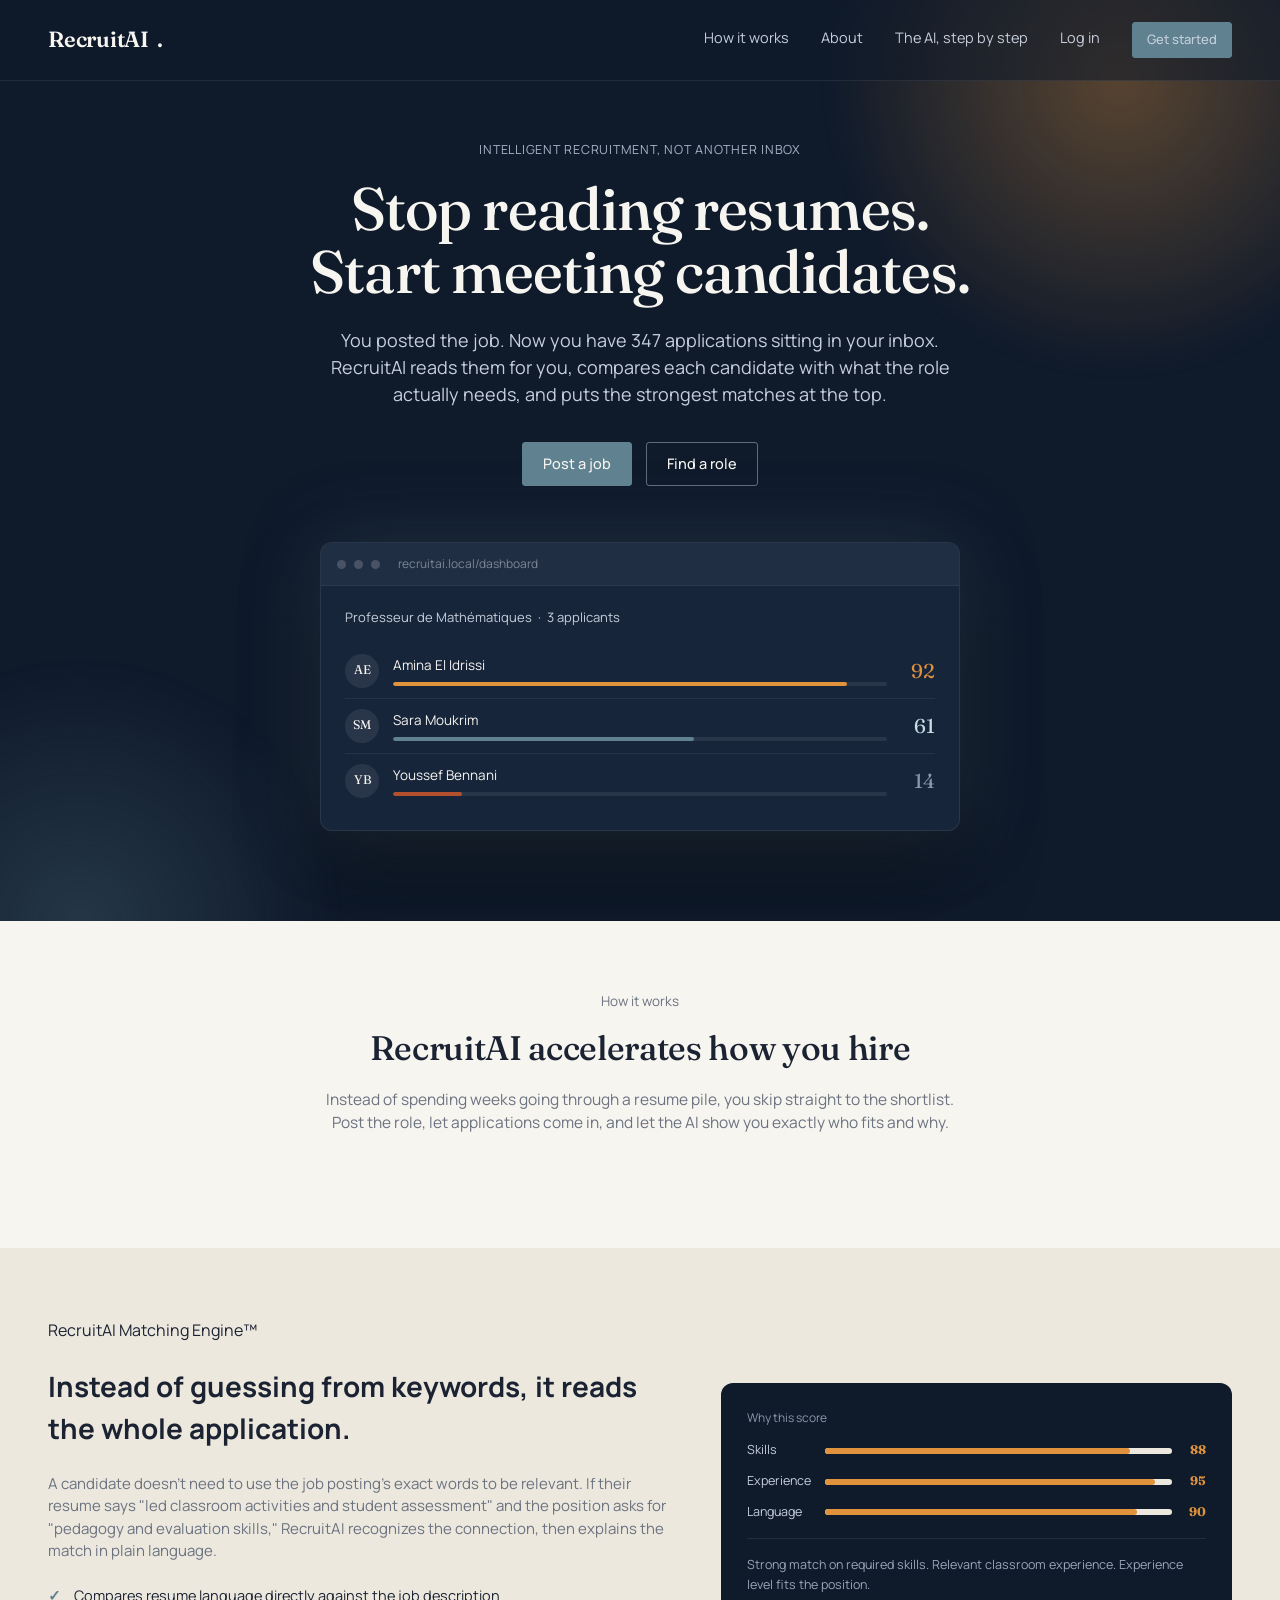
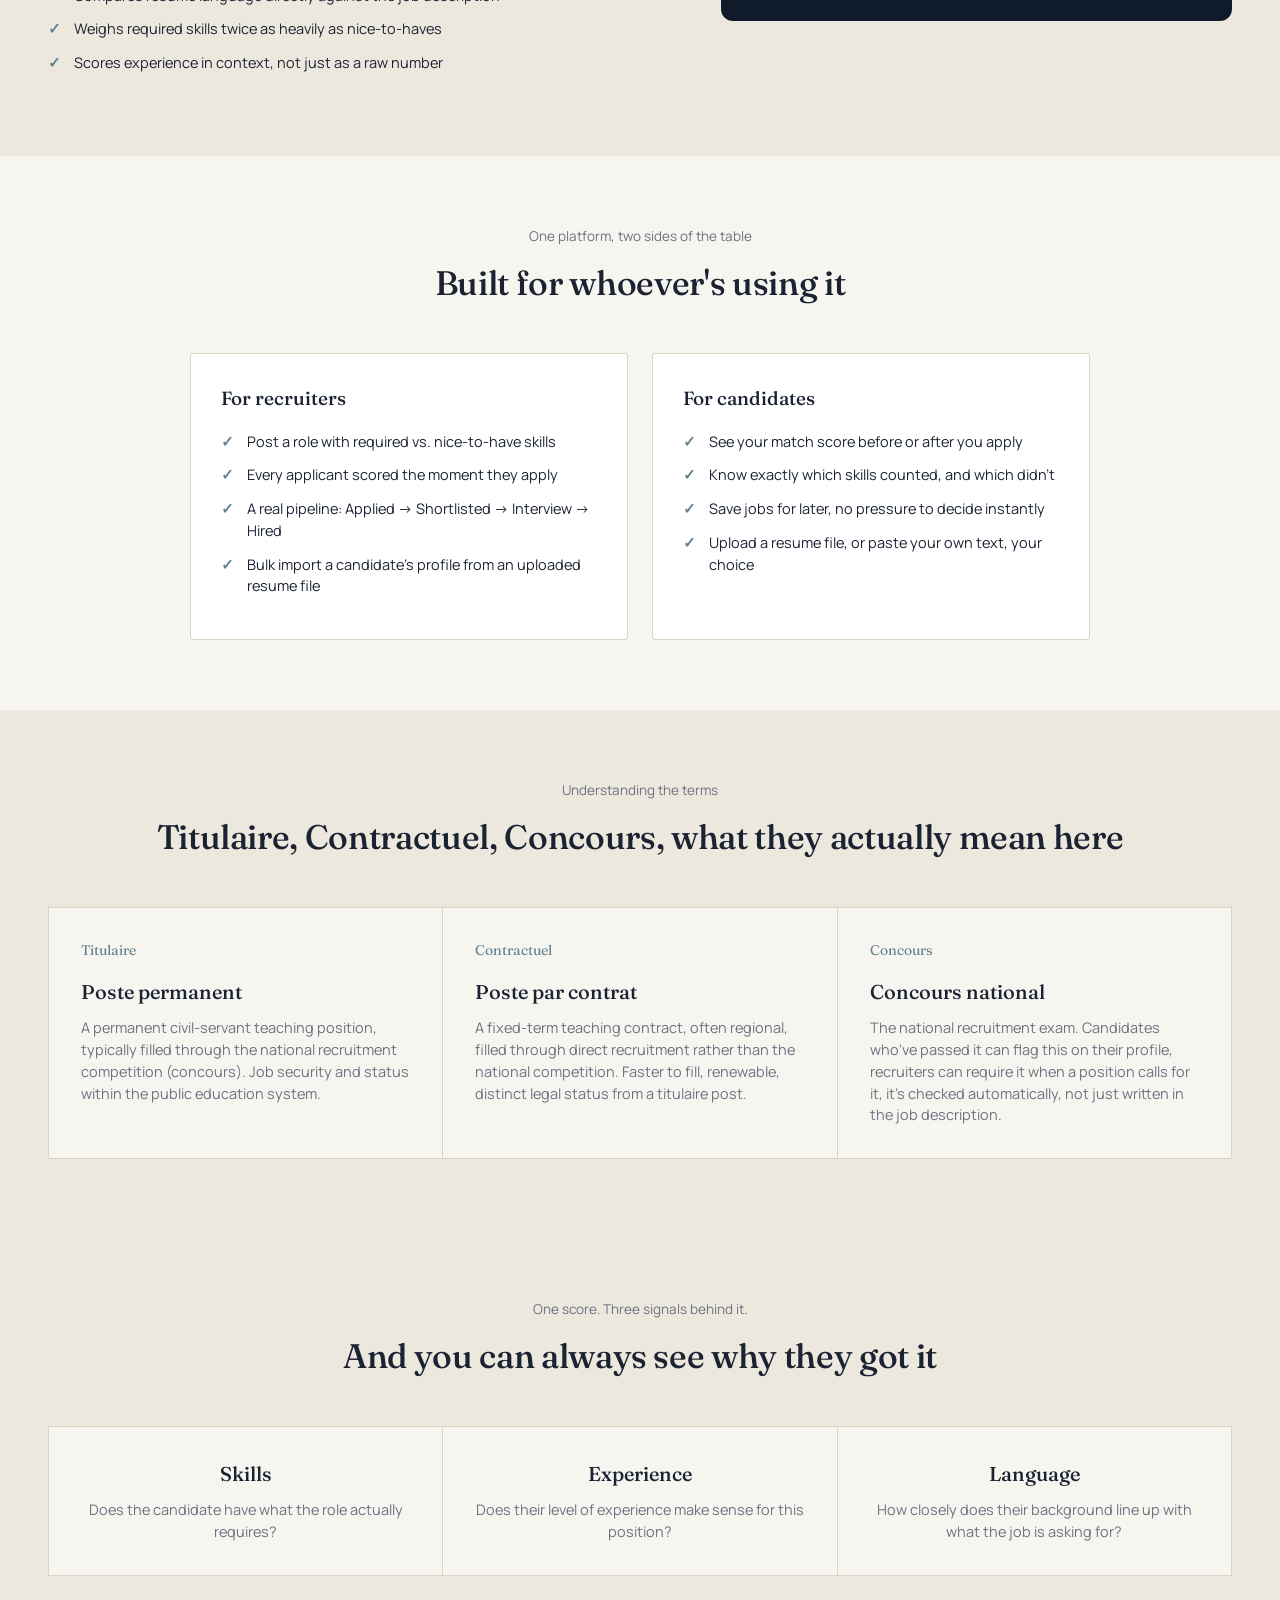
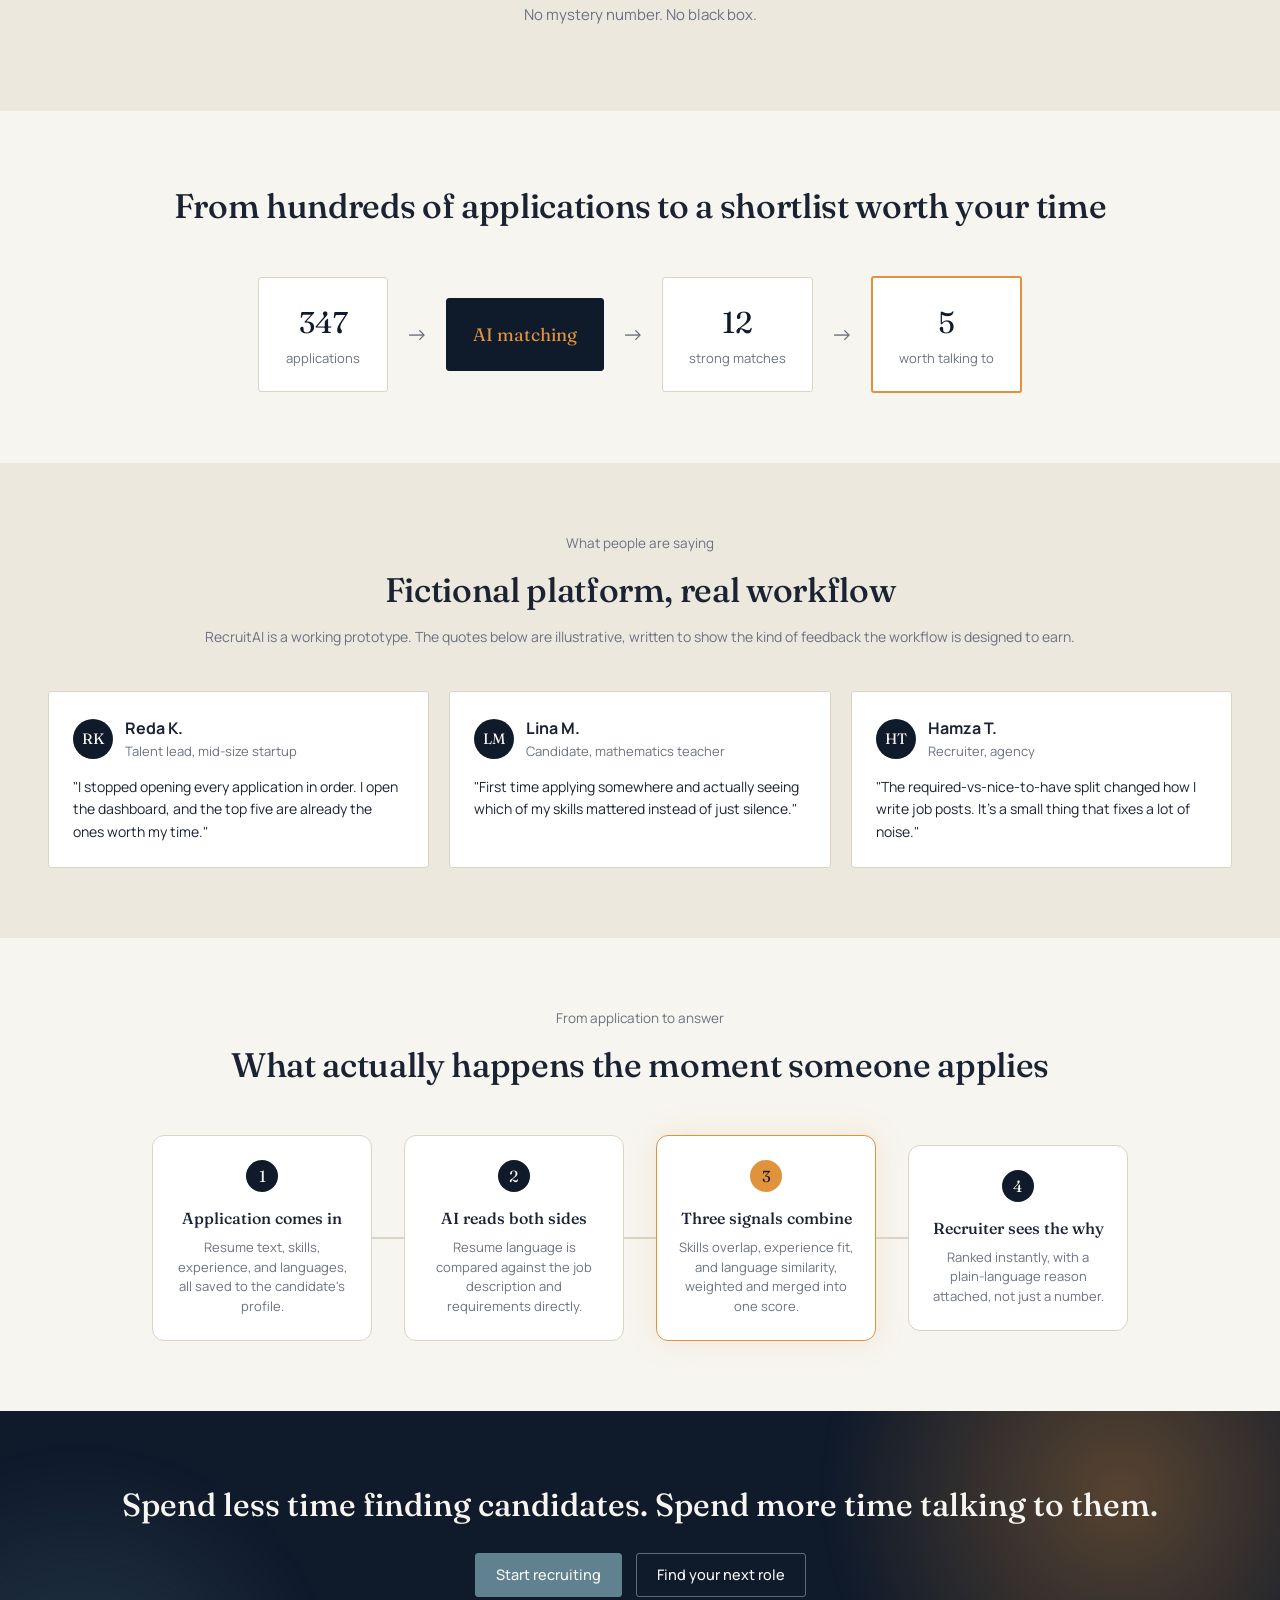
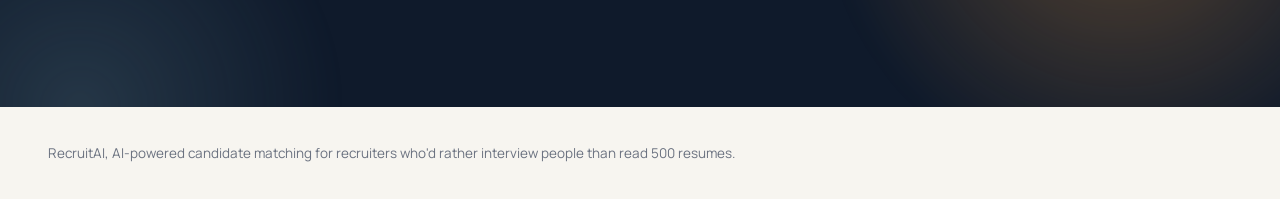
<file: recruitai/frontend/index.html>
<!DOCTYPE html>
<html lang="en">
<head>
<meta charset="UTF-8">
<meta name="viewport" content="width=device-width, initial-scale=1.0">
<title>RecruitAI, stop reading resumes, start meeting candidates</title>
<link rel="icon" href="data:image/svg+xml,%3Csvg xmlns=%27http://www.w3.org/2000/svg%27 viewBox=%270 0 100 100%27%3E%3Crect width=%27100%27 height=%27100%27 rx=%2722%27 fill=%27%230F1A2B%27/%3E%3Ccircle cx=%2750%27 cy=%2742%27 r=%2716%27 fill=%27none%27 stroke=%27%23E0933C%27 stroke-width=%278%27/%3E%3Cpath d=%27M50 58 L50 76%27 stroke=%27%23E0933C%27 stroke-width=%278%27 stroke-linecap=%27round%27/%3E%3C/svg%3E">
<link rel="stylesheet" href="css/style.css">
</head>
<body>

<div class="hero-bg">
<div class="topbar">
  <a href="index.html" class="brand">RecruitAI<span class="dot">.</span></a>
  <div class="nav-links" id="nav-links">
    <a href="index.html#how" data-i18n="nav.how">How it works</a>
    <a href="about.html" data-i18n="nav.about">About</a>
    <a href="index.html#flow" data-i18n="nav.flow">The AI, step by step</a>
    <a href="login.html" data-i18n="nav.login">Log in</a>
    <a href="register.html" class="btn btn-primary btn-small" data-i18n="nav.getStarted">Get started</a>
  </div>
  <button class="nav-toggle" id="nav-toggle" aria-label="Menu" aria-expanded="false">
    <svg class="icon icon-menu" viewBox="0 0 24 24"><line x1="4" y1="7" x2="20" y2="7"/><line x1="4" y1="12" x2="20" y2="12"/><line x1="4" y1="17" x2="20" y2="17"/></svg>
    <svg class="icon icon-close" viewBox="0 0 24 24"><line x1="6" y1="6" x2="18" y2="18"/><line x1="18" y1="6" x2="6" y2="18"/></svg>
  </button>
</div>

<div class="hero hero-centered">
  <div class="hero-eyebrow" data-i18n="landing.eyebrow">Intelligent recruitment, not another inbox</div>
  <h1><span data-i18n="landing.h1a">Stop reading resumes.</span><br><span data-i18n="landing.h1b">Start meeting teachers.</span></h1>
  <p class="lede" data-i18n="landing.lede">You posted the teaching position. Now you have 347 applications sitting in your inbox. RecruitAI reads them for you, compares each candidate with what the classroom actually needs, and puts the strongest matches at the top.</p>
  <div class="hero-actions" style="justify-content:center;">
    <a href="register.html?role=recruiter" class="btn btn-primary" data-i18n="landing.postJob">Post a position</a>
    <a href="register.html?role=candidate" class="btn" data-i18n="landing.findRole">Find a position</a>
  </div>

  <div class="mockup-window">
    <div class="mockup-topbar">
      <span class="mockup-dot"></span><span class="mockup-dot"></span><span class="mockup-dot"></span>
      <span class="mockup-url">recruitai.local/dashboard</span>
    </div>
    <div class="mockup-body">
      <div class="mockup-title">Professeur de Mathématiques &nbsp;·&nbsp; 3 applicants</div>
      <div class="mockup-row">
        <div class="mockup-avatar">AE</div>
        <div class="mockup-info">
          <div class="mockup-name">Amina El Idrissi</div>
          <div class="mockup-track"><div style="width:92%; background:var(--amber);"></div></div>
        </div>
        <div class="mockup-score high">92</div>
      </div>
      <div class="mockup-row">
        <div class="mockup-avatar">SM</div>
        <div class="mockup-info">
          <div class="mockup-name">Sara Moukrim</div>
          <div class="mockup-track"><div style="width:61%; background:var(--steel);"></div></div>
        </div>
        <div class="mockup-score mid">61</div>
      </div>
      <div class="mockup-row">
        <div class="mockup-avatar">YB</div>
        <div class="mockup-info">
          <div class="mockup-name">Youssef Bennani</div>
          <div class="mockup-track"><div style="width:14%; background:var(--bad);"></div></div>
        </div>
        <div class="mockup-score low">14</div>
      </div>
    </div>
  </div>
</div>
</div>

<div class="section reveal">
  <div class="section-head" style="max-width:640px; text-align:center; margin-left:auto; margin-right:auto;">
    <div class="kicker">How it works</div>
    <h2>RecruitAI accelerates how you hire</h2>
    <p style="color:var(--muted); font-size:15.5px; margin-top:14px;">
      Instead of spending weeks going through a resume pile, you skip straight
      to the shortlist. Post the role, let applications come in, and let the
      AI show you exactly who fits and why.
    </p>
  </div>
</div>

<div class="section-alt">
<div class="section reveal" id="how">
  <div class="ai-callout">
    <div>
      <div class="kicker">RecruitAI Matching Engine&trade;</div>
      <h2 style="font-size:28px;">Instead of guessing from keywords, it reads the whole application.</h2>
      <p style="color:var(--muted); font-size:15px; margin:14px 0 22px;">
        A candidate doesn't need to use the job posting's exact words to be
        relevant. If their resume says "led classroom activities and student
        assessment" and the position asks for "pedagogy and evaluation
        skills," RecruitAI recognizes the connection, then explains the
        match in plain language.
      </p>
      <ul class="check-list">
        <li>Compares resume language directly against the job description</li>
        <li>Weighs required skills twice as heavily as nice-to-haves</li>
        <li>Scores experience in context, not just as a raw number</li>
      </ul>
    </div>
    <div class="ai-callout-visual">
      <div class="mini-panel-label">Why this score</div>
      <div class="mini-bar-row"><span>Skills</span><div class="mini-bar-track"><div style="width:88%;"></div></div><b>88</b></div>
      <div class="mini-bar-row"><span>Experience</span><div class="mini-bar-track"><div style="width:95%;"></div></div><b>95</b></div>
      <div class="mini-bar-row"><span>Language</span><div class="mini-bar-track"><div style="width:90%;"></div></div><b>90</b></div>
      <div class="mini-panel-note">Strong match on required skills. Relevant classroom experience. Experience level fits the position.</div>
    </div>
  </div>
</div>
</div>

<div class="section reveal">
  <div class="section-head" style="max-width:none; text-align:center; margin-left:auto; margin-right:auto;">
    <div class="kicker">One platform, two sides of the table</div>
    <h2>Built for whoever's using it</h2>
  </div>
  <div class="checklist-columns">
    <div class="checklist-col">
      <h3>For recruiters</h3>
      <ul class="check-list">
        <li>Post a role with required vs. nice-to-have skills</li>
        <li>Every applicant scored the moment they apply</li>
        <li>A real pipeline: Applied &rarr; Shortlisted &rarr; Interview &rarr; Hired</li>
        <li>Bulk import a candidate's profile from an uploaded resume file</li>
      </ul>
    </div>
    <div class="checklist-col">
      <h3>For candidates</h3>
      <ul class="check-list">
        <li>See your match score before or after you apply</li>
        <li>Know exactly which skills counted, and which didn't</li>
        <li>Save jobs for later, no pressure to decide instantly</li>
        <li>Upload a resume file, or paste your own text, your choice</li>
      </ul>
    </div>
  </div>
</div>

<div class="section-alt">
<div class="section reveal">
  <div class="section-head" style="max-width:none; text-align:center; margin-left:auto; margin-right:auto;">
    <div class="kicker">Understanding the terms</div>
    <h2>Titulaire, Contractuel, Concours, what they actually mean here</h2>
  </div>
  <div class="feature-grid">
    <div class="feature-card">
      <div class="f-index">Titulaire</div>
      <h3>Poste permanent</h3>
      <p>A permanent civil-servant teaching position, typically filled through the national recruitment competition (concours). Job security and status within the public education system.</p>
    </div>
    <div class="feature-card">
      <div class="f-index">Contractuel</div>
      <h3>Poste par contrat</h3>
      <p>A fixed-term teaching contract, often regional, filled through direct recruitment rather than the national competition. Faster to fill, renewable, distinct legal status from a titulaire post.</p>
    </div>
    <div class="feature-card">
      <div class="f-index">Concours</div>
      <h3>Concours national</h3>
      <p>The national recruitment exam. Candidates who've passed it can flag this on their profile, recruiters can require it when a position calls for it, it's checked automatically, not just written in the job description.</p>
    </div>
  </div>
</div>
</div>

<div class="section-alt">
<div class="section reveal">
  <div class="section-head" style="max-width:none; text-align:center; margin-left:auto; margin-right:auto;">
    <div class="kicker">One score. Three signals behind it.</div>
    <h2>And you can always see why they got it</h2>
  </div>
  <div class="feature-grid">
    <div class="feature-card" style="text-align:center;">
      <h3>Skills</h3>
      <p>Does the candidate have what the role actually requires?</p>
    </div>
    <div class="feature-card" style="text-align:center;">
      <h3>Experience</h3>
      <p>Does their level of experience make sense for this position?</p>
    </div>
    <div class="feature-card" style="text-align:center;">
      <h3>Language</h3>
      <p>How closely does their background line up with what the job is asking for?</p>
    </div>
  </div>
  <p style="text-align:center; margin-top:28px; color:var(--muted); font-size:15px;">No mystery number. No black box.</p>
</div>
</div>

<div class="section reveal">
  <div class="section-head" style="max-width:none; text-align:center; margin-left:auto; margin-right:auto;">
    <h2>From hundreds of applications to a shortlist worth your time</h2>
  </div>
  <div class="funnel">
    <div class="funnel-step">
      <div class="funnel-num">347</div>
      <div class="funnel-label">applications</div>
    </div>
    <div class="funnel-arrow">&rarr;</div>
    <div class="funnel-step funnel-step-amber">
      <div class="funnel-num">AI matching</div>
    </div>
    <div class="funnel-arrow">&rarr;</div>
    <div class="funnel-step">
      <div class="funnel-num">12</div>
      <div class="funnel-label">strong matches</div>
    </div>
    <div class="funnel-arrow">&rarr;</div>
    <div class="funnel-step funnel-step-final">
      <div class="funnel-num">5</div>
      <div class="funnel-label">worth talking to</div>
    </div>
  </div>
</div>

<div class="section-alt">
<div class="section reveal">
  <div class="section-head" style="max-width:none; text-align:center; margin-left:auto; margin-right:auto;">
    <div class="kicker">What people are saying</div>
    <h2>Fictional platform, real workflow</h2>
    <p style="color:var(--muted); font-size:14px; margin-top:10px;">
      RecruitAI is a working prototype. The quotes below are illustrative,
      written to show the kind of feedback the workflow is designed to earn.
    </p>
  </div>
  <div class="testimonial-grid">
    <div class="testimonial-card">
      <div class="testimonial-head"><div class="avatar">RK</div><div><b>Reda K.</b><div class="cand-meta">Talent lead, mid-size startup</div></div></div>
      <p>"I stopped opening every application in order. I open the dashboard, and the top five are already the ones worth my time."</p>
    </div>
    <div class="testimonial-card">
      <div class="testimonial-head"><div class="avatar">LM</div><div><b>Lina M.</b><div class="cand-meta">Candidate, mathematics teacher</div></div></div>
      <p>"First time applying somewhere and actually seeing which of my skills mattered instead of just silence."</p>
    </div>
    <div class="testimonial-card">
      <div class="testimonial-head"><div class="avatar">HT</div><div><b>Hamza T.</b><div class="cand-meta">Recruiter, agency</div></div></div>
      <p>"The required-vs-nice-to-have split changed how I write job posts. It's a small thing that fixes a lot of noise."</p>
    </div>
  </div>
</div>
</div>

<div class="section reveal" id="flow">
  <div class="section-head" style="max-width:none; text-align:center; margin-left:auto; margin-right:auto;">
    <div class="kicker" data-i18n="landing.flowKicker">From application to answer</div>
    <h2 data-i18n="landing.flowTitle">What actually happens the moment someone applies</h2>
  </div>
  <div class="flow-diagram">
    <div class="flow-step">
      <div class="flow-num">1</div>
      <h3 data-i18n="landing.flow1Title">Application comes in</h3>
      <p data-i18n="landing.flow1Text">Resume text, skills, experience, and languages, all saved to the candidate's profile.</p>
    </div>
    <div class="flow-connector"></div>
    <div class="flow-step">
      <div class="flow-num">2</div>
      <h3 data-i18n="landing.flow2Title">AI reads both sides</h3>
      <p data-i18n="landing.flow2Text">Resume language is compared against the job description and requirements directly.</p>
    </div>
    <div class="flow-connector"></div>
    <div class="flow-step flow-step-amber">
      <div class="flow-num">3</div>
      <h3 data-i18n="landing.flow3Title">Three signals combine</h3>
      <p data-i18n="landing.flow3Text">Skills overlap, experience fit, and language similarity, weighted and merged into one score.</p>
    </div>
    <div class="flow-connector"></div>
    <div class="flow-step">
      <div class="flow-num">4</div>
      <h3 data-i18n="landing.flow4Title">Recruiter sees the why</h3>
      <p data-i18n="landing.flow4Text">Ranked instantly, with a plain-language reason attached, not just a number.</p>
    </div>
  </div>
</div>

<div class="hero-bg reveal" style="text-align:center; padding:70px 48px;">
  <h2 style="font-family:var(--serif); font-weight:500; font-size:32px; margin:0 0 24px; color:var(--paper); position:relative; z-index:2;">
    Spend less time finding candidates. Spend more time talking to them.
  </h2>
  <div class="hero-actions" style="justify-content:center; position:relative; z-index:2;">
    <a href="register.html?role=recruiter" class="btn btn-primary" data-i18n="landing.startRecruiting">Start recruiting</a>
    <a href="register.html?role=candidate" class="btn" data-i18n="landing.findNextRole">Find your next role</a>
  </div>
</div>

<footer style="border-top:none;">
  <span>RecruitAI, AI-powered candidate matching for recruiters who'd rather interview people than read 500 resumes.</span>
</footer>

<script src="js/i18n.js"></script>
<script src="js/api.js"></script>
<script src="js/nav.js"></script>
<script>
(function() {
  const user = Session.get();
  if (!user) return;
  const dest = user.role === "recruiter" ? "dashboard.html" : (user.role === "admin" ? "admin.html" : "candidate.html");
  document.getElementById("nav-links").innerHTML = `
    <a href="index.html#how" data-i18n="nav.how">How it works</a>
    <a href="about.html" data-i18n="nav.about">About</a>
    <a href="index.html#flow" data-i18n="nav.flow">The AI, step by step</a>
    <span style="color:#8D97AA; font-size:13.5px;">Hi, ${user.full_name.split(" ")[0]}</span>
    <a href="${dest}" class="btn btn-primary btn-small">Go to dashboard</a>
  `;
})();

const revealEls = document.querySelectorAll(".reveal");
const observer = new IntersectionObserver((entries) => {
  entries.forEach(entry => {
    if (entry.isIntersecting) {
      entry.target.classList.add("is-visible");
      observer.unobserve(entry.target);
    }
  });
}, { threshold: 0.15 });
revealEls.forEach(el => observer.observe(el));
</script>

</body>
</html>
</file>
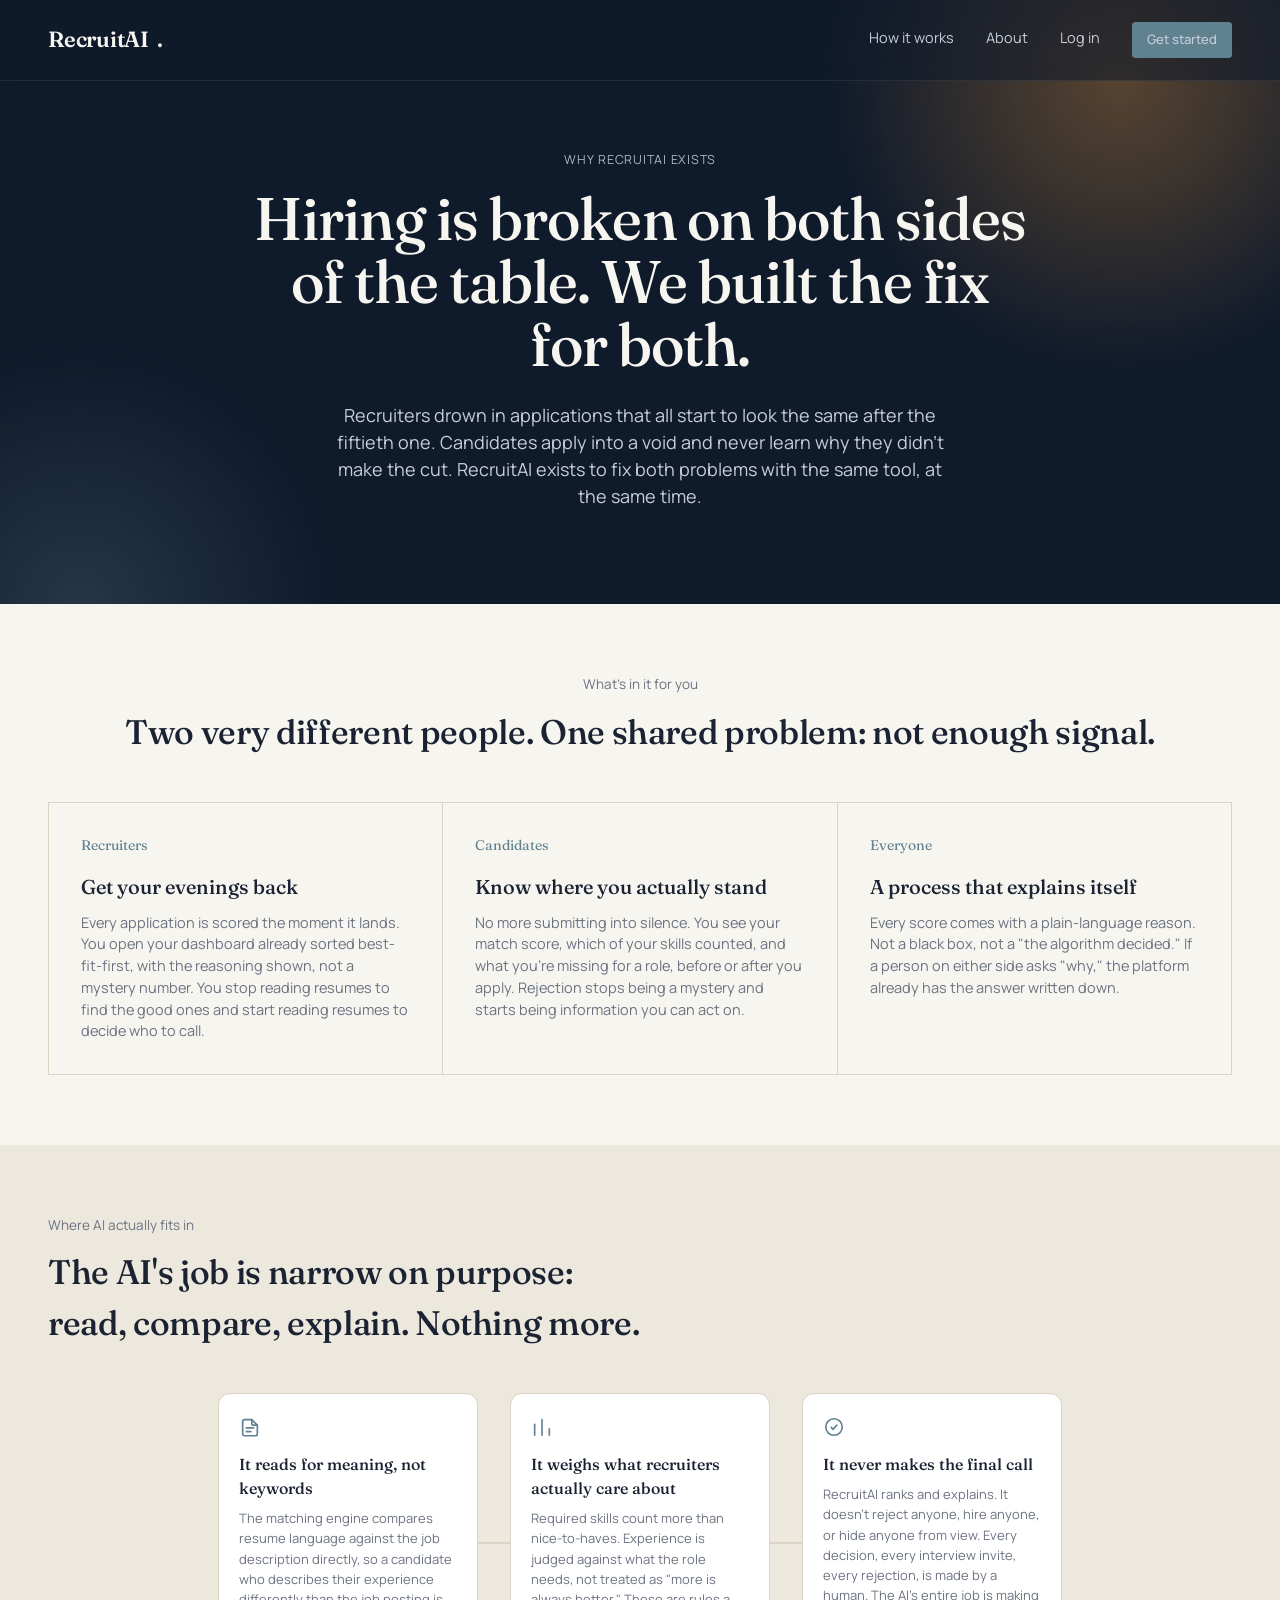
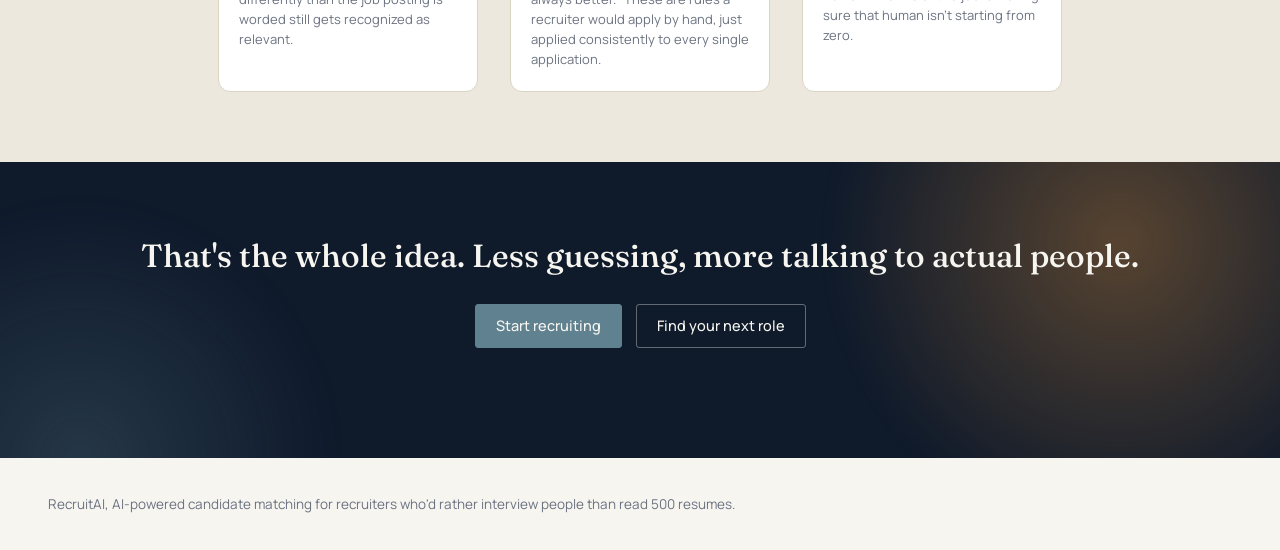
<file: recruitai/frontend/about.html>
<!DOCTYPE html>
<html lang="en">
<head>
<meta charset="UTF-8">
<meta name="viewport" content="width=device-width, initial-scale=1.0">
<title>About RecruitAI, why this exists</title>
<link rel="icon" href="data:image/svg+xml,%3Csvg xmlns=%27http://www.w3.org/2000/svg%27 viewBox=%270 0 100 100%27%3E%3Crect width=%27100%27 height=%27100%27 rx=%2722%27 fill=%27%230F1A2B%27/%3E%3Ccircle cx=%2750%27 cy=%2742%27 r=%2716%27 fill=%27none%27 stroke=%27%23E0933C%27 stroke-width=%278%27/%3E%3Cpath d=%27M50 58 L50 76%27 stroke=%27%23E0933C%27 stroke-width=%278%27 stroke-linecap=%27round%27/%3E%3C/svg%3E">
<link rel="stylesheet" href="css/style.css">
</head>
<body>

<div class="hero-bg">
<div class="topbar">
  <a href="index.html" class="brand">RecruitAI<span class="dot">.</span></a>
  <div class="nav-links" id="nav-links">
    <a href="index.html#how">How it works</a>
    <a href="about.html">About</a>
    <a href="login.html">Log in</a>
    <a href="register.html" class="btn btn-primary btn-small">Get started</a>
  </div>
  <button class="nav-toggle" id="nav-toggle" aria-label="Menu" aria-expanded="false">
    <svg class="icon icon-menu" viewBox="0 0 24 24"><line x1="4" y1="7" x2="20" y2="7"/><line x1="4" y1="12" x2="20" y2="12"/><line x1="4" y1="17" x2="20" y2="17"/></svg>
    <svg class="icon icon-close" viewBox="0 0 24 24"><line x1="6" y1="6" x2="18" y2="18"/><line x1="18" y1="6" x2="6" y2="18"/></svg>
  </button>
</div>

<div class="hero" style="grid-template-columns:1fr; text-align:center; padding-bottom:60px;">
  <div>
    <div class="hero-eyebrow">Why RecruitAI exists</div>
    <h1 style="max-width:20ch; margin-left:auto; margin-right:auto;">Hiring is broken on both sides of the table. We built the fix for both.</h1>
    <p class="lede" style="max-width:56ch; margin-left:auto; margin-right:auto;">
      Recruiters drown in applications that all start to look the same after
      the fiftieth one. Candidates apply into a void and never learn why they
      didn't make the cut. RecruitAI exists to fix both problems with the
      same tool, at the same time.
    </p>
  </div>
</div>
</div>

<div class="section">
  <div class="section-head" style="max-width:none; text-align:center; margin-left:auto; margin-right:auto;">
    <div class="kicker">What's in it for you</div>
    <h2>Two very different people. One shared problem: not enough signal.</h2>
  </div>
  <div class="feature-grid">
    <div class="feature-card">
      <div class="f-index">Recruiters</div>
      <h3>Get your evenings back</h3>
      <p>Every application is scored the moment it lands. You open your dashboard already sorted best-fit-first, with the reasoning shown, not a mystery number. You stop reading resumes to find the good ones and start reading resumes to decide who to call.</p>
    </div>
    <div class="feature-card">
      <div class="f-index">Candidates</div>
      <h3>Know where you actually stand</h3>
      <p>No more submitting into silence. You see your match score, which of your skills counted, and what you're missing for a role, before or after you apply. Rejection stops being a mystery and starts being information you can act on.</p>
    </div>
    <div class="feature-card">
      <div class="f-index">Everyone</div>
      <h3>A process that explains itself</h3>
      <p>Every score comes with a plain-language reason. Not a black box, not a "the algorithm decided." If a person on either side asks "why," the platform already has the answer written down.</p>
    </div>
  </div>
</div>

<div class="section section-alt">
  <div class="section-head">
    <div class="kicker">Where AI actually fits in</div>
    <h2>The AI's job is narrow on purpose: read, compare, explain. Nothing more.</h2>
  </div>
  <div class="pipeline-diagram">
    <div class="pipeline-node">
      <svg class="icon" viewBox="0 0 24 24"><path d="M4 19.5V6a2 2 0 0 1 2-2h8l6 6v9.5a2 2 0 0 1-2 2H6a2 2 0 0 1-2-2Z"/><path d="M14 4v5a1 1 0 0 0 1 1h5"/><line x1="8" y1="13" x2="16" y2="13"/><line x1="8" y1="17" x2="13" y2="17"/></svg>
      <h3>It reads for meaning, not keywords</h3>
      <p>The matching engine compares resume language against the job description directly, so a candidate who describes their experience differently than the job posting is worded still gets recognized as relevant.</p>
    </div>
    <div class="pipeline-connector"></div>
    <div class="pipeline-node">
      <svg class="icon" viewBox="0 0 24 24"><path d="M4 21V9"/><path d="M12 21V4"/><path d="M20 21v-7"/></svg>
      <h3>It weighs what recruiters actually care about</h3>
      <p>Required skills count more than nice-to-haves. Experience is judged against what the role needs, not treated as "more is always better." These are rules a recruiter would apply by hand, just applied consistently to every single application.</p>
    </div>
    <div class="pipeline-connector"></div>
    <div class="pipeline-node">
      <svg class="icon" viewBox="0 0 24 24"><path d="M9 12.5l2 2 4-4.5"/><circle cx="12" cy="12" r="9"/></svg>
      <h3>It never makes the final call</h3>
      <p>RecruitAI ranks and explains. It doesn't reject anyone, hire anyone, or hide anyone from view. Every decision, every interview invite, every rejection, is made by a human. The AI's entire job is making sure that human isn't starting from zero.</p>
    </div>
  </div>
</div>

<div class="hero-bg" style="text-align:center; padding:70px 48px;">
  <h2 style="font-family:var(--serif); font-weight:500; font-size:32px; margin:0 0 24px; color:var(--paper); position:relative; z-index:2;">
    That's the whole idea. Less guessing, more talking to actual people.
  </h2>
  <div class="hero-actions" style="justify-content:center; position:relative; z-index:2;">
    <a href="register.html?role=recruiter" class="btn btn-primary">Start recruiting</a>
    <a href="register.html?role=candidate" class="btn">Find your next role</a>
  </div>
</div>

<footer style="border-top:none;">
  <span>RecruitAI, AI-powered candidate matching for recruiters who'd rather interview people than read 500 resumes.</span>
</footer>

<script src="js/i18n.js"></script>
<script src="js/api.js"></script>
<script src="js/nav.js"></script>
<script>
(function() {
  const user = Session.get();
  if (!user) return;
  const dest = user.role === "recruiter" ? "dashboard.html" : (user.role === "admin" ? "admin.html" : "candidate.html");
  document.getElementById("nav-links").innerHTML = `
    <a href="index.html#how">How it works</a>
    <a href="about.html">About</a>
    <span style="color:#8D97AA; font-size:13.5px;">Hi, ${user.full_name.split(" ")[0]}</span>
    <a href="${dest}" class="btn btn-primary btn-small">Go to dashboard</a>
  `;
})();
</script>

</body>
</html>
</file>
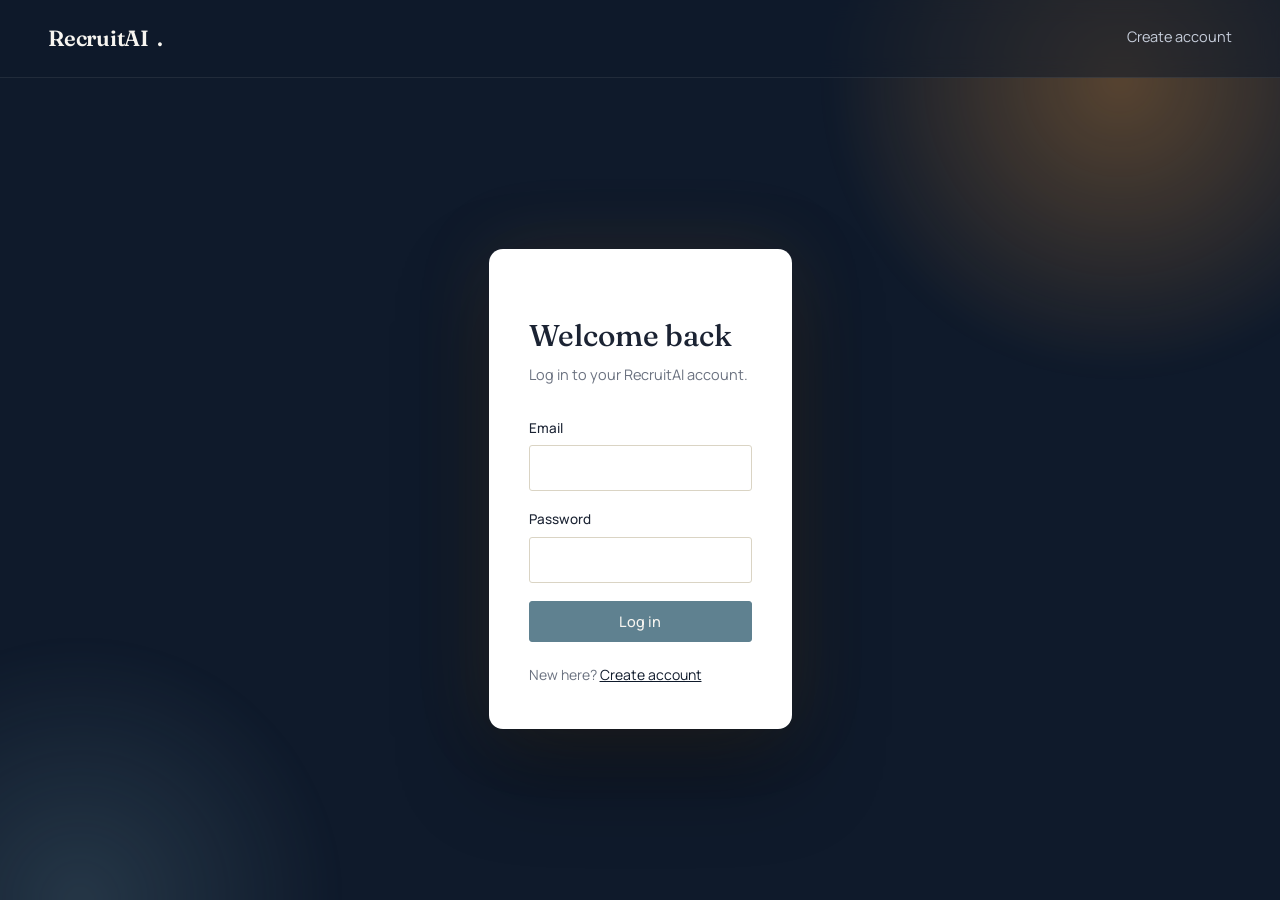
<file: recruitai/frontend/admin.html>
<!DOCTYPE html>
<html lang="en">
<head>
<meta charset="UTF-8">
<meta name="viewport" content="width=device-width, initial-scale=1.0">
<title>Admin, RecruitAI</title>
<link rel="icon" href="data:image/svg+xml,%3Csvg xmlns=%27http://www.w3.org/2000/svg%27 viewBox=%270 0 100 100%27%3E%3Crect width=%27100%27 height=%27100%27 rx=%2722%27 fill=%27%230F1A2B%27/%3E%3Ccircle cx=%2750%27 cy=%2742%27 r=%2716%27 fill=%27none%27 stroke=%27%23E0933C%27 stroke-width=%278%27/%3E%3Cpath d=%27M50 58 L50 76%27 stroke=%27%23E0933C%27 stroke-width=%278%27 stroke-linecap=%27round%27/%3E%3C/svg%3E">
<link rel="stylesheet" href="css/style.css">
</head>
<body>

<div class="app-shell">
  <button class="sidebar-toggle" id="sidebar-toggle" aria-label="Menu" aria-expanded="false">
    <svg class="icon" viewBox="0 0 24 24"><line x1="4" y1="7" x2="20" y2="7"/><line x1="4" y1="12" x2="20" y2="12"/><line x1="4" y1="17" x2="20" y2="17"/></svg>
  </button>
  <div class="sidebar-backdrop" id="sidebar-backdrop"></div>
  <div class="sidebar">
    <div style="display:flex; align-items:center; justify-content:space-between;">
      <a href="index.html" class="brand">RecruitAI<span class="dot">.</span></a>
      <button class="sidebar-close" id="sidebar-close" aria-label="Close menu">
        <svg class="icon" viewBox="0 0 24 24"><line x1="6" y1="6" x2="18" y2="18"/><line x1="18" y1="6" x2="6" y2="18"/></svg>
      </button>
    </div>
    <div class="icon-row">
      <button class="icon-btn" id="notif-btn" title="Notifications">
        <svg class="icon" viewBox="0 0 24 24"><path d="M6 8a6 6 0 1 1 12 0c0 3.5 1 5 1.6 6H4.4C5 13 6 11.5 6 8Z"/><path d="M9.5 19a2.5 2.5 0 0 0 5 0"/></svg>
        <span class="icon-badge" id="notif-badge" style="display:none;">0</span>
      </button>
      <div class="notif-dropdown" id="notif-dropdown"></div>
      <a href="settings.html" class="icon-btn" title="Settings">
        <svg class="icon" viewBox="0 0 24 24"><circle cx="12" cy="12" r="3"/><path d="M19.4 15a1.65 1.65 0 0 0 .33 1.82l.06.06a2 2 0 1 1-2.83 2.83l-.06-.06a1.65 1.65 0 0 0-1.82-.33 1.65 1.65 0 0 0-1 1.51V21a2 2 0 0 1-4 0v-.09a1.65 1.65 0 0 0-1.08-1.51 1.65 1.65 0 0 0-1.82.33l-.06.06a2 2 0 1 1-2.83-2.83l.06-.06a1.65 1.65 0 0 0 .33-1.82 1.65 1.65 0 0 0-1.51-1H3a2 2 0 0 1 0-4h.09a1.65 1.65 0 0 0 1.51-1.08 1.65 1.65 0 0 0-.33-1.82l-.06-.06a2 2 0 1 1 2.83-2.83l.06.06a1.65 1.65 0 0 0 1.82.33H9a1.65 1.65 0 0 0 1-1.51V3a2 2 0 0 1 4 0v.09a1.65 1.65 0 0 0 1 1.51 1.65 1.65 0 0 0 1.82-.33l.06-.06a2 2 0 1 1 2.83 2.83l-.06.06a1.65 1.65 0 0 0-.33 1.82V9a1.65 1.65 0 0 0 1.51 1H21a2 2 0 0 1 0 4h-.09a1.65 1.65 0 0 0-1.51 1Z"/></svg>
      </a>
      <button class="icon-btn" id="help-btn" title="Help">
        <svg class="icon" viewBox="0 0 24 24"><circle cx="12" cy="12" r="9"/><path d="M9.5 9.2a2.5 2.5 0 0 1 4.8 1c0 1.7-2.3 1.8-2.3 3.3"/><circle cx="12" cy="17" r="0.6" fill="currentColor" stroke="none"/></svg>
      </button>
    </div>
    <div class="who" data-i18n="common.signedInAs">Signed in as</div>
    <strong id="who-name">—</strong>
    <a class="side-link active" data-view="overview" data-i18n="admin.overview">Overview</a>
    <a class="side-link" data-view="jobs" data-i18n="admin.allJobs">All jobs</a>
    <a class="side-link" data-view="users" data-i18n="admin.allUsers">All users</a>
    <a class="side-link logout" id="logout" data-i18n="common.logout">Log out</a>
  </div>

  <div class="main">

    <div id="view-overview">
      <h1 data-i18n="admin.overview">Platform overview</h1>
      <div class="sub" data-i18n="admin.overviewSub">Global visibility across every recruiter and candidate on RecruitAI.</div>
      <div class="stats-row" style="justify-content:flex-start; gap:16px; margin-bottom:8px; flex-wrap:wrap;" id="stats-row"></div>
    </div>

    <div id="view-jobs" style="display:none;">
      <h1 data-i18n="admin.allJobs">All jobs</h1>
      <div class="sub" data-i18n="admin.allJobsSub">Every job posted on the platform, across every recruiter.</div>
      <div id="jobs-table"></div>
    </div>

    <div id="view-users" style="display:none;">
      <h1 data-i18n="admin.allUsers">All users</h1>
      <div class="sub" data-i18n="admin.allUsersSub">Every recruiter and candidate account on RecruitAI.</div>
      <div id="users-table"></div>
    </div>

  </div>
</div>

<script src="js/i18n.js"></script>
<script src="js/api.js"></script>
<script src="js/nav.js"></script>
<script>
const user = Session.requireRole("admin");
if (user) {
  document.getElementById("who-name").textContent = user.full_name;
  initNotifications(user.id);
  initHelpModal("admin");
}
document.getElementById("logout").onclick = () => { Session.clear(); window.location.href = "index.html"; };

document.querySelectorAll(".side-link[data-view]").forEach(link => {
  link.addEventListener("click", () => {
    document.querySelectorAll(".side-link[data-view]").forEach(l => l.classList.remove("active"));
    link.classList.add("active");
    ["overview", "jobs", "users"].forEach(v => {
      document.getElementById("view-" + v).style.display = v === link.dataset.view ? "block" : "none";
    });
  });
});

async function loadOverview() {
  const data = await Api.get("/api/admin/overview");

  document.getElementById("stats-row").innerHTML = `
    <div class="admin-stat-card">
      <svg class="icon" viewBox="0 0 24 24"><path d="M17 21v-2a4 4 0 0 0-4-4H7a4 4 0 0 0-4 4v2"/><circle cx="10" cy="7" r="4"/><path d="M22 21v-2a4 4 0 0 0-3-3.87"/><path d="M16 3.13a4 4 0 0 1 0 7.75"/></svg>
      <div class="stat-num">${data.stats.total_recruiters}</div><div class="stat-label">Recruiters</div>
    </div>
    <div class="admin-stat-card">
      <svg class="icon" viewBox="0 0 24 24"><path d="M20 21v-2a4 4 0 0 0-4-4H8a4 4 0 0 0-4 4v2"/><circle cx="12" cy="7" r="4"/></svg>
      <div class="stat-num">${data.stats.total_candidates}</div><div class="stat-label">Candidates</div>
    </div>
    <div class="admin-stat-card">
      <svg class="icon" viewBox="0 0 24 24"><rect x="3" y="7" width="18" height="13" rx="2"/><path d="M8 7V5a2 2 0 0 1 2-2h4a2 2 0 0 1 2 2v2"/></svg>
      <div class="stat-num">${data.stats.open_jobs}</div><div class="stat-label">Open jobs</div>
    </div>
    <div class="admin-stat-card">
      <svg class="icon" viewBox="0 0 24 24"><path d="M4 19.5V6a2 2 0 0 1 2-2h8l6 6v9.5a2 2 0 0 1-2 2H6a2 2 0 0 1-2-2Z"/><path d="M14 4v5a1 1 0 0 0 1 1h5"/></svg>
      <div class="stat-num">${data.stats.total_applications}</div><div class="stat-label">Applications</div>
    </div>
  `;

  document.getElementById("jobs-table").innerHTML = data.jobs.length === 0
    ? `<div class="empty-state panel"><h3>No jobs yet</h3></div>`
    : data.jobs.map(j => `
      <div class="job-card">
        <div>
          <h3>${j.title}</h3>
          <div class="meta">${j.company_name || j.recruiter_name} · ${j.application_count} applicant${j.application_count === 1 ? "" : "s"}</div>
          <span class="status-pill">${j.status}</span>
        </div>
        <button class="btn btn-small" onclick="removeJob(${j.id})">Remove</button>
      </div>
    `).join("");

  document.getElementById("users-table").innerHTML = data.users.length === 0
    ? `<div class="empty-state panel"><h3>No users yet</h3></div>`
    : data.users.map(u => `
      <div class="job-card">
        <div>
          <h3>${u.full_name}</h3>
          <div class="meta">${u.email} · ${u.role}${u.company_name ? " · " + u.company_name : ""}</div>
        </div>
        ${u.role !== "admin" ? `<button class="btn btn-small" onclick="removeUser(${u.id})">Remove</button>` : ""}
      </div>
    `).join("");
}

async function removeJob(jobId) {
  if (!confirm("Remove this job posting? This cannot be undone.")) return;
  await fetch(`/api/admin/jobs/${jobId}`, { method: "DELETE" });
  loadOverview();
}

async function removeUser(userId) {
  if (!confirm("Remove this user account? This cannot be undone.")) return;
  await fetch(`/api/admin/users/${userId}`, { method: "DELETE" });
  loadOverview();
}

if (user) loadOverview();
</script>

</body>
</html>
</file>
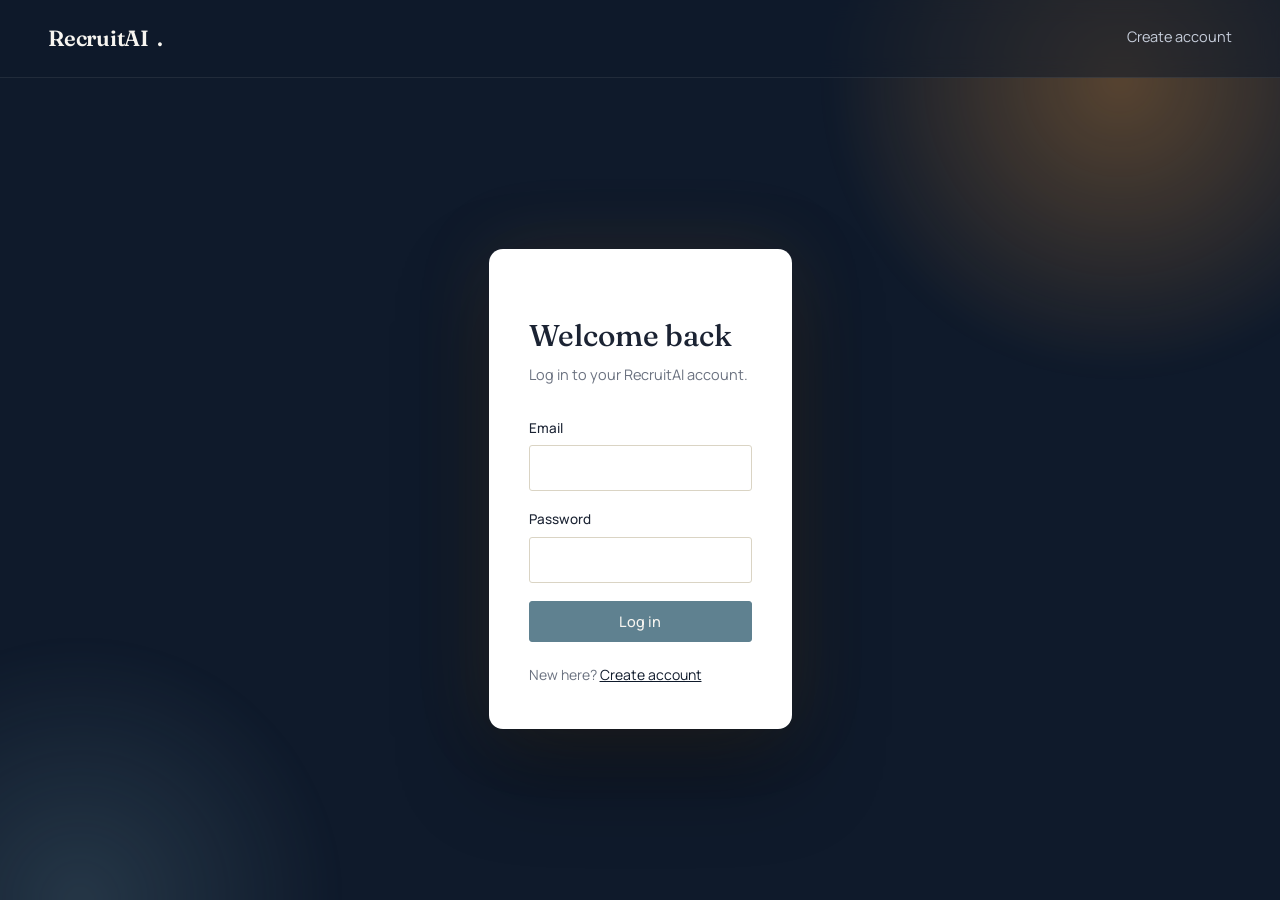
<file: recruitai/frontend/candidate.html>
<!DOCTYPE html>
<html lang="en">
<head>
<meta charset="UTF-8">
<meta name="viewport" content="width=device-width, initial-scale=1.0">
<title>Candidate portal, RecruitAI</title>
<link rel="icon" href="data:image/svg+xml,%3Csvg xmlns=%27http://www.w3.org/2000/svg%27 viewBox=%270 0 100 100%27%3E%3Crect width=%27100%27 height=%27100%27 rx=%2722%27 fill=%27%230F1A2B%27/%3E%3Ccircle cx=%2750%27 cy=%2742%27 r=%2716%27 fill=%27none%27 stroke=%27%23E0933C%27 stroke-width=%278%27/%3E%3Cpath d=%27M50 58 L50 76%27 stroke=%27%23E0933C%27 stroke-width=%278%27 stroke-linecap=%27round%27/%3E%3C/svg%3E">
<link rel="stylesheet" href="css/style.css">
</head>
<body>

<div class="app-shell">
  <button class="sidebar-toggle" id="sidebar-toggle" aria-label="Menu" aria-expanded="false">
    <svg class="icon" viewBox="0 0 24 24"><line x1="4" y1="7" x2="20" y2="7"/><line x1="4" y1="12" x2="20" y2="12"/><line x1="4" y1="17" x2="20" y2="17"/></svg>
  </button>
  <div class="sidebar-backdrop" id="sidebar-backdrop"></div>
  <div class="sidebar">
    <div style="display:flex; align-items:center; justify-content:space-between;">
      <a href="index.html" class="brand">RecruitAI<span class="dot">.</span></a>
      <button class="sidebar-close" id="sidebar-close" aria-label="Close menu">
        <svg class="icon" viewBox="0 0 24 24"><line x1="6" y1="6" x2="18" y2="18"/><line x1="18" y1="6" x2="6" y2="18"/></svg>
      </button>
    </div>
    <div class="icon-row">
      <button class="icon-btn" id="notif-btn" title="Notifications">
        <svg class="icon" viewBox="0 0 24 24"><path d="M6 8a6 6 0 1 1 12 0c0 3.5 1 5 1.6 6H4.4C5 13 6 11.5 6 8Z"/><path d="M9.5 19a2.5 2.5 0 0 0 5 0"/></svg>
        <span class="icon-badge" id="notif-badge" style="display:none;">0</span>
      </button>
      <div class="notif-dropdown" id="notif-dropdown"></div>
      <a href="settings.html" class="icon-btn" title="Settings">
        <svg class="icon" viewBox="0 0 24 24"><circle cx="12" cy="12" r="3"/><path d="M19.4 15a1.65 1.65 0 0 0 .33 1.82l.06.06a2 2 0 1 1-2.83 2.83l-.06-.06a1.65 1.65 0 0 0-1.82-.33 1.65 1.65 0 0 0-1 1.51V21a2 2 0 0 1-4 0v-.09a1.65 1.65 0 0 0-1.08-1.51 1.65 1.65 0 0 0-1.82.33l-.06.06a2 2 0 1 1-2.83-2.83l.06-.06a1.65 1.65 0 0 0 .33-1.82 1.65 1.65 0 0 0-1.51-1H3a2 2 0 0 1 0-4h.09a1.65 1.65 0 0 0 1.51-1.08 1.65 1.65 0 0 0-.33-1.82l-.06-.06a2 2 0 1 1 2.83-2.83l.06.06a1.65 1.65 0 0 0 1.82.33H9a1.65 1.65 0 0 0 1-1.51V3a2 2 0 0 1 4 0v.09a1.65 1.65 0 0 0 1 1.51 1.65 1.65 0 0 0 1.82-.33l.06-.06a2 2 0 1 1 2.83 2.83l-.06.06a1.65 1.65 0 0 0-.33 1.82V9a1.65 1.65 0 0 0 1.51 1H21a2 2 0 0 1 0 4h-.09a1.65 1.65 0 0 0-1.51 1Z"/></svg>
      </a>
      <button class="icon-btn" id="help-btn" title="Help">
        <svg class="icon" viewBox="0 0 24 24"><circle cx="12" cy="12" r="9"/><path d="M9.5 9.2a2.5 2.5 0 0 1 4.8 1c0 1.7-2.3 1.8-2.3 3.3"/><circle cx="12" cy="17" r="0.6" fill="currentColor" stroke="none"/></svg>
      </button>
    </div>
    <div class="who" data-i18n="common.signedInAs">Signed in as</div>
    <strong id="who-name">—</strong>
    <a class="side-link active" data-view="jobs" data-i18n="cand.browseJobs">Browse jobs</a>
    <a class="side-link" data-view="saved" data-i18n="cand.savedJobs">Saved jobs</a>
    <a class="side-link" data-view="profile" data-i18n="cand.yourProfile">Your profile</a>
    <a class="side-link" data-view="applications" data-i18n="cand.yourApplications">Your applications</a>
    <a class="side-link logout" id="logout" data-i18n="common.logout">Log out</a>
  </div>

  <div class="main">

    <!-- BROWSE JOBS -->
    <div id="view-jobs">
      <h1 data-i18n="cand.openRoles">Open roles</h1>
      <div class="sub" data-i18n="cand.openRolesSub">Complete your profile first so RecruitAI can score how well you fit each role.</div>
      <div class="job-search-bar">
        <input type="text" id="job-search" data-i18n-placeholder="cand.searchPlaceholder" placeholder="Search by title or location…">
        <select id="region-filter" style="padding:9px 14px; border-radius:20px; border:1px solid var(--line); background:#fff; color:var(--muted); font-size:13.5px;">
          <option value="">Toutes les régions</option>
          <option>Tanger-Tétouan-Al Hoceïma</option>
          <option>Oriental</option>
          <option>Fès-Meknès</option>
          <option>Rabat-Salé-Kénitra</option>
          <option>Béni Mellal-Khénifra</option>
          <option>Casablanca-Settat</option>
          <option>Marrakech-Safi</option>
          <option>Drâa-Tafilalet</option>
          <option>Souss-Massa</option>
          <option>Guelmim-Oued Noun</option>
          <option>Laâyoune-Sakia El Hamra</option>
          <option>Dakhla-Oued Ed-Dahab</option>
        </select>
        <button type="button" class="filter-chip active" data-filter="all" data-i18n="cand.filterAll">All</button>
        <button type="button" class="filter-chip" data-filter="full-time">Full-time</button>
        <button type="button" class="filter-chip" data-filter="contract">Contract</button>
        <button type="button" class="filter-chip" data-filter="internship">Internship</button>
      </div>
      <div id="jobs-list"></div>
    </div>

    <!-- PROFILE -->
    <div id="view-profile" style="display:none;">
      <h1 data-i18n="cand.yourProfile">Your profile</h1>
      <div class="sub">This is what the AI matcher reads, the more specific, the better your match scores.</div>
      <div class="panel">
        <div style="display:flex; align-items:center; gap:20px; margin-bottom:24px; padding-bottom:24px; border-bottom:1px solid var(--line);">
          <img id="photo-preview" src="" alt="" style="width:72px; height:72px; border-radius:50%; object-fit:cover; background:var(--paper-dim); display:none;">
          <div id="photo-placeholder" class="avatar" style="width:72px; height:72px; font-size:22px;">?</div>
          <div>
            <label class="btn btn-small" style="cursor:pointer;">
              <span data-i18n="cand.uploadPhoto">Upload profile picture</span>
              <input type="file" id="photo_file" accept=".jpg,.jpeg,.png,.webp" style="display:none;">
            </label>
            <div id="photo-status" style="font-size:13px; color:var(--muted); margin-top:6px;"></div>
          </div>
        </div>
        <form id="profile-form">
          <div class="field">
            <label data-i18n="cand.headline">Headline</label>
            <input type="text" id="headline" placeholder="e.g. Professeur de Mathématiques, 5 ans d'expérience">
          </div>
          <div class="grid-2">
            <div class="field">
              <label data-i18n="cand.yearsExp">Years of experience</label>
              <input type="number" id="experience_years" min="0" step="0.5" value="0">
            </div>
            <div class="field">
              <label data-i18n="cand.education">Education level</label>
              <select id="education_level">
                <option value="">—</option>
                <option>Baccalauréat</option>
                <option>Licence</option>
                <option>Master</option>
                <option>Doctorat</option>
              </select>
            </div>
          </div>
          <div class="grid-2">
            <div class="field">
              <label>Matière / module enseigné</label>
              <input type="text" id="subject" placeholder="ex: Mathématiques, Droit des affaires, Algorithmique avancée...">
            </div>
            <div class="field">
              <label>Niveau souhaité</label>
              <select id="teaching_level">
                <option value="">—</option>
                <option>Primaire</option>
                <option>Collège</option>
                <option>Lycée</option>
                <option>Université</option>
                <option>Formation professionnelle</option>
              </select>
            </div>
          </div>
          <div class="field" style="display:flex; align-items:center;">
            <label style="display:flex; align-items:center; gap:8px; font-weight:400; cursor:pointer;">
              <input type="checkbox" id="passed_concours" style="width:auto;">
              Concours national de recrutement réussi
            </label>
          </div>
          <div class="field">
            <label data-i18n="rec.location">Location</label>
            <input type="text" id="location" placeholder="City, or Remote">
          </div>
          <div class="field">
            <label data-i18n="cand.uploadResume">Upload your resume (PDF, DOCX, or TXT)</label>
            <input type="file" id="resume_file" accept=".pdf,.docx,.txt">
            <div id="upload-status" style="font-size:13px; color:var(--muted); margin-top:6px;"></div>
          </div>
          <div class="field">
            <label data-i18n="cand.resumeText">Resume text</label>
            <textarea id="resume_text" rows="6" placeholder="This fills in automatically once you upload a file above, or you can paste your resume text directly here. This is what gets compared against job descriptions."></textarea>
          </div>
          <div class="field">
            <label data-i18n="cand.skills">Skills (press Enter to add)</label>
            <div class="chip-input" id="skills-input"><input placeholder="Type a skill…"></div>
          </div>
          <div class="field">
            <label data-i18n="cand.languages">Languages you speak</label>
            <div class="lang-field-row">
              <input type="text" id="lang-name-input" class="lang-name-input" placeholder="e.g. French" autocomplete="off">
              <select id="lang-level-input" class="lang-level-select">
                <option value="basic" data-i18n="level.basic">Basic</option>
                <option value="conversational" selected data-i18n="level.conversational">Conversational</option>
                <option value="fluent" data-i18n="level.fluent">Fluent</option>
                <option value="native" data-i18n="level.native">Native</option>
              </select>
              <button type="button" class="btn btn-small" id="add-lang-btn">Add</button>
            </div>
            <div class="lang-chip-list" id="languages-list"></div>
          </div>
          <button type="submit" class="btn btn-primary" data-i18n="cand.saveProfile">Save profile</button>
          <div id="profile-msg" class="form-msg"></div>
        </form>
      </div>
    </div>

    <!-- SAVED JOBS -->
    <div id="view-saved" style="display:none;">
      <h1 data-i18n="cand.savedJobs">Saved jobs</h1>
      <div class="sub" data-i18n="cand.savedJobsSub">Jobs you've bookmarked to come back to later.</div>
      <div id="saved-list"></div>
    </div>

    <!-- APPLICATIONS -->
    <div id="view-applications" style="display:none;">
      <h1 data-i18n="cand.yourApplications">Your applications</h1>
      <div class="sub">Track status and see your match score for each role you've applied to.</div>
      <div id="applications-list"></div>
    </div>

  </div>
</div>

<script src="js/i18n.js"></script>
<script src="js/api.js"></script>
<script src="js/nav.js"></script>
<script>
const user = Session.requireRole("candidate");
if (user) {
  document.getElementById("who-name").textContent = user.full_name;
  document.getElementById("photo-placeholder").textContent = initials(user.full_name);
  initNotifications(user.id);
  initHelpModal("candidate");
  loadExistingProfile();
}
document.getElementById("logout").onclick = () => { Session.clear(); window.location.href = "index.html"; };

document.getElementById("photo_file").addEventListener("change", async (e) => {
  const file = e.target.files[0];
  const status = document.getElementById("photo-status");
  if (!file) return;
  status.textContent = "Uploading...";
  status.style.color = "var(--muted)";
  try {
    const formData = new FormData();
    formData.append("photo", file);
    const res = await fetch(`/api/candidates/${user.id}/photo`, { method: "POST", body: formData });
    const data = await res.json();
    if (!res.ok) throw new Error(data.error || "Upload failed");
    const preview = document.getElementById("photo-preview");
    preview.src = data.photo_url + "?t=" + Date.now();
    preview.style.display = "block";
    document.getElementById("photo-placeholder").style.display = "none";
    status.textContent = "Photo updated.";
    status.style.color = "var(--good)";
  } catch (err) {
    status.textContent = err.message;
    status.style.color = "var(--bad)";
  }
});

document.querySelectorAll(".side-link[data-view]").forEach(link => {
  link.addEventListener("click", () => {
    document.querySelectorAll(".side-link[data-view]").forEach(l => l.classList.remove("active"));
    link.classList.add("active");
    ["jobs", "saved", "profile", "applications"].forEach(v => {
      document.getElementById("view-" + v).style.display = v === link.dataset.view ? "block" : "none";
    });
    if (link.dataset.view === "applications") loadApplications();
    if (link.dataset.view === "saved") loadSavedJobs();
  });
});

// ---------- chip input (skills) ----------
function setupChipInput(containerId, initial = []) {
  const container = document.getElementById(containerId);
  const input = container.querySelector("input");
  const chips = [...initial];
  initial.forEach(renderChip);
  input.addEventListener("keydown", (e) => {
    if (e.key === "Enter" && input.value.trim()) {
      e.preventDefault();
      const text = input.value.trim();
      if (!chips.includes(text)) { chips.push(text); renderChip(text); }
      input.value = "";
    }
  });
  function renderChip(text) {
    const chip = document.createElement("span");
    chip.className = "chip";
    chip.innerHTML = `${text} <button type="button">×</button>`;
    chip.querySelector("button").onclick = () => {
      chips.splice(chips.indexOf(text), 1);
      chip.remove();
    };
    container.insertBefore(chip, input);
  }
  return {
    getAll: () => chips,
    addAll: (items) => { items.forEach((item) => { if (!chips.includes(item)) { chips.push(item); renderChip(item); } }); },
  };
}
let skillsChips = setupChipInput("skills-input");

// ---------- languages ----------
let languages = [];

// ---------- load existing profile on page open ----------
async function loadExistingProfile() {
  try {
    const data = await Api.get(`/api/candidates/${user.id}/profile`);
    document.getElementById("headline").value = data.headline || "";
    document.getElementById("experience_years").value = data.experience_years || 0;
    document.getElementById("education_level").value = data.education_level || "";
    document.getElementById("subject").value = data.subject || "";
    document.getElementById("teaching_level").value = data.teaching_level || "";
    document.getElementById("passed_concours").checked = !!data.passed_concours;
    document.getElementById("location").value = data.location || "";
    document.getElementById("resume_text").value = data.resume_text || "";

    skillsChips.addAll(data.skills || []);

    languages = data.languages || [];
    renderLanguages();

    if (data.profile_picture) {
      const preview = document.getElementById("photo-preview");
      preview.src = "/photos/" + data.profile_picture;
      preview.style.display = "block";
      document.getElementById("photo-placeholder").style.display = "none";
    }
  } catch (err) {
    // no profile yet, that's fine, the form just stays empty for a first-time user
  }
}
function renderLanguages() {
  const container = document.getElementById("languages-list");
  container.innerHTML = languages.map((l, i) => `
    <span class="lang-chip">${l.name} <span class="lang-level-tag">${l.level}</span> <button type="button" data-idx="${i}">×</button></span>
  `).join("");
  container.querySelectorAll("button").forEach(btn => {
    btn.addEventListener("click", () => {
      languages.splice(parseInt(btn.dataset.idx), 1);
      renderLanguages();
    });
  });
}
document.getElementById("add-lang-btn").addEventListener("click", () => {
  const nameInput = document.getElementById("lang-name-input");
  const levelInput = document.getElementById("lang-level-input");
  const name = nameInput.value.trim();
  if (!name) return;
  if (languages.some(l => l.name.toLowerCase() === name.toLowerCase())) { nameInput.value = ""; return; }
  languages.push({ name, level: levelInput.value });
  nameInput.value = "";
  renderLanguages();
});

document.getElementById("resume_file").addEventListener("change", async (e) => {
  const file = e.target.files[0];
  const status = document.getElementById("upload-status");
  if (!file) return;
  status.textContent = "Uploading and reading file...";
  status.style.color = "var(--muted)";
  try {
    const formData = new FormData();
    formData.append("resume", file);
    const res = await fetch(`/api/candidates/${user.id}/resume`, { method: "POST", body: formData });
    const data = await res.json();
    if (!res.ok) throw new Error(data.error || "Upload failed");
    document.getElementById("resume_text").value = data.resume_text;
    status.textContent = "Resume loaded. Click \"Save profile\" below to finish.";
    status.style.color = "var(--good)";
  } catch (err) {
    status.textContent = err.message;
    status.style.color = "var(--bad)";
  }
});

document.getElementById("profile-form").addEventListener("submit", async (e) => {
  e.preventDefault();
  const msg = document.getElementById("profile-msg");
  try {
    await Api.put(`/api/candidates/${user.id}/profile`, {
      headline: document.getElementById("headline").value,
      experience_years: parseFloat(document.getElementById("experience_years").value || 0),
      education_level: document.getElementById("education_level").value,
      subject: document.getElementById("subject").value,
      teaching_level: document.getElementById("teaching_level").value,
      passed_concours: document.getElementById("passed_concours").checked,
      location: document.getElementById("location").value,
      resume_text: document.getElementById("resume_text").value,
      skills: skillsChips.getAll(),
      languages: languages,
    });
    msg.textContent = "Profile saved.";
    msg.className = "form-msg ok";
  } catch (err) {
    msg.textContent = err.message;
    msg.className = "form-msg error";
  }
});

// ---------- browse jobs ----------
let allJobs = [];

async function loadJobs() {
  const container = document.getElementById("jobs-list");
  container.innerHTML = skeletonRows(3);
  allJobs = await Api.get("/api/jobs");
  renderJobs(allJobs);
}

function renderJobs(jobs) {
  const container = document.getElementById("jobs-list");
  if (jobs.length === 0) {
    container.innerHTML = `<div class="empty-state panel"><h3>${I18n.t("cand.noMatching")}</h3><p>${I18n.t("cand.noMatchingText")}</p></div>`;
    return;
  }
  container.innerHTML = jobs.map(job => `
    <div class="job-card">
      <div>
        <h3>${job.title}</h3>
        <div class="meta">${job.company_name || ""} · ${job.location || "—"} · ${job.employment_type}${job.subject ? " · " + job.subject : ""}${job.teaching_level ? " · " + job.teaching_level : ""} · ${job.contract_type === "titulaire" ? "Titulaire" : "Contractuel"}${job.region ? " · " + job.region : ""}${job.application_deadline ? " · Date limite : " + job.application_deadline : ""}</div>
        <p style="font-size:14px; color:var(--ink-text); max-width:60ch;">${job.description}</p>
        <div class="skills">${job.skills.map(s => `<span class="tag">${s}</span>`).join("")}${(job.languages || []).map(l => `<span class="tag" style="background:var(--steel-soft);">${l.name} (${l.level})</span>`).join("")}</div>
      </div>
      <div style="display:flex; flex-direction:column; align-items:flex-end; gap:8px;">
        <button class="btn btn-primary btn-small apply-btn" data-job-id="${job.id}">Apply</button>
        <button class="btn btn-small save-btn" data-job-id="${job.id}" style="font-size:12px;">Save for later</button>
      </div>
    </div>
  `).join("");
}

// ---------- apply / save, wired ONCE via delegation so re-rendering the
// list above never re-attaches duplicate listeners (that was the bug) ----------
async function handleApplyClick(btn) {
  btn.disabled = true;
  btn.textContent = "Applying…";
  const existingNote = btn.parentElement.querySelector(".apply-note");
  if (existingNote) existingNote.remove();
  try {
    await Api.post("/api/apply", { job_id: parseInt(btn.dataset.jobId), candidate_id: user.candidate_id || user.id });
    btn.textContent = I18n.t("common.applied") + " ✓";
  } catch (err) {
    btn.textContent = "Apply";
    btn.disabled = false;
    const note = document.createElement("div");
    note.className = "apply-note";
    note.style.cssText = "font-size:12.5px; color:var(--bad); margin-top:8px; max-width:160px;";
    note.textContent = err.message;
    btn.parentElement.appendChild(note);
  }
}
async function handleSaveClick(btn) {
  btn.disabled = true;
  try {
    await Api.post("/api/saved-jobs", { job_id: parseInt(btn.dataset.jobId), candidate_id: user.candidate_id || user.id });
    btn.textContent = I18n.t("cand.saved") + " ✓";
  } catch (err) {
    btn.disabled = false;
    btn.textContent = err.message === "Already saved" ? "Already saved" : "Save for later";
  }
}
document.getElementById("jobs-list").addEventListener("click", (e) => {
  const applyBtn = e.target.closest(".apply-btn");
  if (applyBtn) return handleApplyClick(applyBtn);
  const saveBtn = e.target.closest(".save-btn");
  if (saveBtn) return handleSaveClick(saveBtn);
});
document.getElementById("saved-list").addEventListener("click", (e) => {
  const applyBtn = e.target.closest(".apply-btn");
  if (applyBtn) return handleApplyClick(applyBtn);
});

// ---------- applications ----------
async function loadApplications() {
  const container = document.getElementById("applications-list");
  container.innerHTML = skeletonRows(3);
  const apps = await Api.get(`/api/candidates/${user.id}/applications`);
  if (apps.length === 0) {
    container.innerHTML = `<div class="empty-state panel"><h3>${I18n.t("cand.noApps")}</h3><p>${I18n.t("cand.noAppsText")}</p></div>`;
    return;
  }
  container.innerHTML = apps.map(a => `
    <div class="job-card">
      <div>
        <h3>${a.title}</h3>
        <div class="meta">${a.location || "—"} · applied ${new Date(a.applied_at).toLocaleDateString()}</div>
        <span class="status-pill">${a.status}</span>
      </div>
      ${scoreRingSVG(a.match_score, 48)}
    </div>
  `).join("");
}

// ---------- saved jobs ----------
async function loadSavedJobs() {
  const container = document.getElementById("saved-list");
  container.innerHTML = skeletonRows(3);
  const jobs = await Api.get(`/api/candidates/${user.candidate_id || user.id}/saved-jobs`);
  if (jobs.length === 0) {
    container.innerHTML = `<div class="empty-state panel"><h3>${I18n.t("cand.noSaved")}</h3><p>${I18n.t("cand.noSavedText")}</p></div>`;
    return;
  }
  container.innerHTML = jobs.map(job => `
    <div class="job-card">
      <div>
        <h3>${job.title}</h3>
        <div class="meta">${job.company_name || ""} · ${job.location || "—"} · ${job.employment_type}${job.subject ? " · " + job.subject : ""}${job.teaching_level ? " · " + job.teaching_level : ""} · ${job.contract_type === "titulaire" ? "Titulaire" : "Contractuel"}${job.region ? " · " + job.region : ""}${job.application_deadline ? " · Date limite : " + job.application_deadline : ""}</div>
        <div class="skills">${job.skills.map(s => `<span class="tag">${s}</span>`).join("")}${(job.languages || []).map(l => `<span class="tag" style="background:var(--steel-soft);">${l.name} (${l.level})</span>`).join("")}</div>
      </div>
      <button class="btn btn-primary btn-small apply-btn" data-job-id="${job.id}">Apply</button>
    </div>
  `).join("");
}

if (user) loadJobs();

document.getElementById("job-search").addEventListener("input", applyJobFilters);
document.querySelectorAll(".filter-chip").forEach(chip => {
  chip.addEventListener("click", () => {
    document.querySelectorAll(".filter-chip").forEach(c => c.classList.remove("active"));
    chip.classList.add("active");
    applyJobFilters();
  });
});

function applyJobFilters() {
  const query = document.getElementById("job-search").value.toLowerCase().trim();
  const activeFilter = document.querySelector(".filter-chip.active").dataset.filter;
  const region = document.getElementById("region-filter").value;
  const filtered = allJobs.filter(job => {
    const matchesQuery = !query || job.title.toLowerCase().includes(query) || (job.location || "").toLowerCase().includes(query);
    const matchesType = activeFilter === "all" || job.employment_type === activeFilter;
    const matchesRegion = !region || job.region === region;
    return matchesQuery && matchesType && matchesRegion;
  });
  renderJobs(filtered);
}
document.getElementById("region-filter").addEventListener("change", applyJobFilters);
</script>

</body>
</html>
</file>
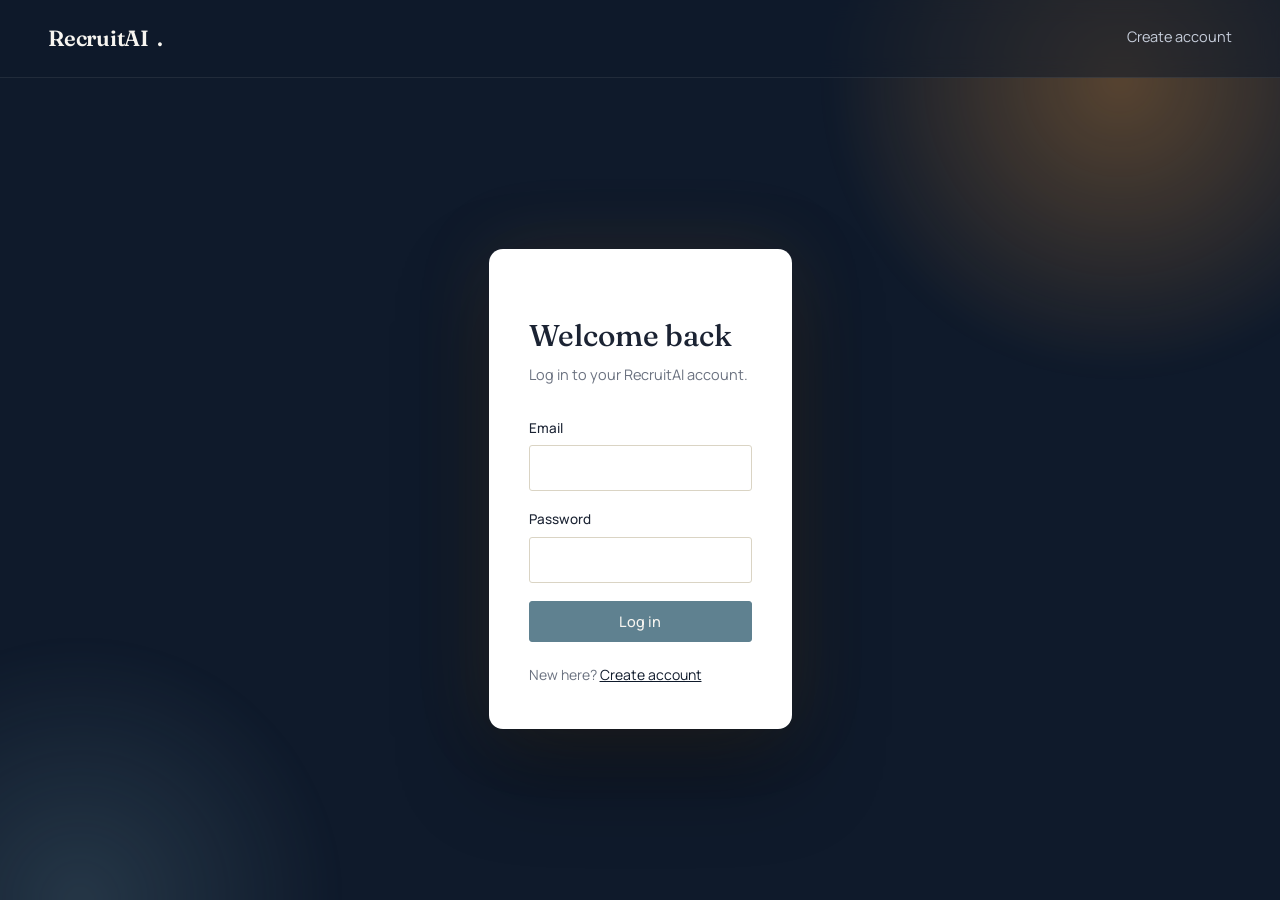
<file: recruitai/frontend/dashboard.html>
<!DOCTYPE html>
<html lang="en">
<head>
<meta charset="UTF-8">
<meta name="viewport" content="width=device-width, initial-scale=1.0">
<title>Dashboard, RecruitAI</title>
<link rel="icon" href="data:image/svg+xml,%3Csvg xmlns=%27http://www.w3.org/2000/svg%27 viewBox=%270 0 100 100%27%3E%3Crect width=%27100%27 height=%27100%27 rx=%2722%27 fill=%27%230F1A2B%27/%3E%3Ccircle cx=%2750%27 cy=%2742%27 r=%2716%27 fill=%27none%27 stroke=%27%23E0933C%27 stroke-width=%278%27/%3E%3Cpath d=%27M50 58 L50 76%27 stroke=%27%23E0933C%27 stroke-width=%278%27 stroke-linecap=%27round%27/%3E%3C/svg%3E">
<link rel="stylesheet" href="css/style.css">
</head>
<body>

<div class="app-shell">
  <button class="sidebar-toggle" id="sidebar-toggle" aria-label="Menu" aria-expanded="false">
    <svg class="icon" viewBox="0 0 24 24"><line x1="4" y1="7" x2="20" y2="7"/><line x1="4" y1="12" x2="20" y2="12"/><line x1="4" y1="17" x2="20" y2="17"/></svg>
  </button>
  <div class="sidebar-backdrop" id="sidebar-backdrop"></div>
  <div class="sidebar">
    <div style="display:flex; align-items:center; justify-content:space-between;">
      <a href="index.html" class="brand">RecruitAI<span class="dot">.</span></a>
      <button class="sidebar-close" id="sidebar-close" aria-label="Close menu">
        <svg class="icon" viewBox="0 0 24 24"><line x1="6" y1="6" x2="18" y2="18"/><line x1="18" y1="6" x2="6" y2="18"/></svg>
      </button>
    </div>
    <div class="icon-row">
      <button class="icon-btn" id="notif-btn" title="Notifications">
        <svg class="icon" viewBox="0 0 24 24"><path d="M6 8a6 6 0 1 1 12 0c0 3.5 1 5 1.6 6H4.4C5 13 6 11.5 6 8Z"/><path d="M9.5 19a2.5 2.5 0 0 0 5 0"/></svg>
        <span class="icon-badge" id="notif-badge" style="display:none;">0</span>
      </button>
      <div class="notif-dropdown" id="notif-dropdown"></div>
      <a href="settings.html" class="icon-btn" title="Settings">
        <svg class="icon" viewBox="0 0 24 24"><circle cx="12" cy="12" r="3"/><path d="M19.4 15a1.65 1.65 0 0 0 .33 1.82l.06.06a2 2 0 1 1-2.83 2.83l-.06-.06a1.65 1.65 0 0 0-1.82-.33 1.65 1.65 0 0 0-1 1.51V21a2 2 0 0 1-4 0v-.09a1.65 1.65 0 0 0-1.08-1.51 1.65 1.65 0 0 0-1.82.33l-.06.06a2 2 0 1 1-2.83-2.83l.06-.06a1.65 1.65 0 0 0 .33-1.82 1.65 1.65 0 0 0-1.51-1H3a2 2 0 0 1 0-4h.09a1.65 1.65 0 0 0 1.51-1.08 1.65 1.65 0 0 0-.33-1.82l-.06-.06a2 2 0 1 1 2.83-2.83l.06.06a1.65 1.65 0 0 0 1.82.33H9a1.65 1.65 0 0 0 1-1.51V3a2 2 0 0 1 4 0v.09a1.65 1.65 0 0 0 1 1.51 1.65 1.65 0 0 0 1.82-.33l.06-.06a2 2 0 1 1 2.83 2.83l-.06.06a1.65 1.65 0 0 0-.33 1.82V9a1.65 1.65 0 0 0 1.51 1H21a2 2 0 0 1 0 4h-.09a1.65 1.65 0 0 0-1.51 1Z"/></svg>
      </a>
      <button class="icon-btn" id="help-btn" title="Help">
        <svg class="icon" viewBox="0 0 24 24"><circle cx="12" cy="12" r="9"/><path d="M9.5 9.2a2.5 2.5 0 0 1 4.8 1c0 1.7-2.3 1.8-2.3 3.3"/><circle cx="12" cy="17" r="0.6" fill="currentColor" stroke="none"/></svg>
      </button>
    </div>
    <div class="who" data-i18n="common.signedInAs">Signed in as</div>
    <strong id="who-name">—</strong>
    <a class="side-link active" data-view="jobs" data-i18n="rec.yourJobs">Your jobs</a>
    <a class="side-link" data-view="post" data-i18n="rec.postJob">Post a job</a>
    <a class="side-link logout" id="logout" data-i18n="common.logout">Log out</a>
  </div>

  <div class="main">

    <!-- JOBS + RANKED CANDIDATES VIEW -->
    <div id="view-jobs">
      <h1 data-i18n="rec.yourJobs">Your jobs</h1>
      <div class="sub" data-i18n="rec.yourJobsSub">Every applicant is scored automatically the moment they apply.</div>
      <div class="job-search-bar" id="rec-filter-bar">
        <input type="text" id="rec-job-search" placeholder="Rechercher par titre, matière ou région…">
      </div>
      <div id="jobs-list"></div>
    </div>

    <!-- POST JOB VIEW -->
    <div id="view-post" style="display:none;">
      <h1 data-i18n="rec.postJob">Post a job</h1>
      <div class="sub" data-i18n="rec.postJobSub">Mark the skills that are truly required, it changes how candidates are scored.</div>
      <div class="panel">
        <form id="job-form">
          <div class="field">
            <label data-i18n="rec.jobTitle">Job title</label>
            <input type="text" id="title" required placeholder="e.g. Professeur de Mathématiques">
          </div>
          <div class="grid-2">
            <div class="field">
              <label data-i18n="rec.location">Location</label>
              <input type="text" id="location" placeholder="Rabat, Casablanca, ...">
            </div>
            <div class="field">
              <label data-i18n="rec.minExp">Minimum experience (years)</label>
              <input type="number" id="min_experience" min="0" step="0.5" value="0">
            </div>
          </div>
          <div class="grid-2">
            <div class="field">
              <label>Matière / module enseigné</label>
              <input type="text" id="subject" placeholder="ex: Mathématiques, Droit des affaires, Algorithmique avancée...">
            </div>
            <div class="field">
              <label>Niveau / Cycle</label>
              <select id="teaching_level">
                <option value="">—</option>
                <option>Primaire</option>
                <option>Collège</option>
                <option>Lycée</option>
                <option>Université</option>
                <option>Formation professionnelle</option>
              </select>
            </div>
          </div>
          <div class="field">
            <label>Type de contrat</label>
            <select id="contract_type">
              <option value="contractuel">Contractuel</option>
              <option value="titulaire">Titulaire (poste permanent, via concours)</option>
            </select>
          </div>
          <div class="grid-2">
            <div class="field">
              <label>Région</label>
              <select id="region">
                <option value="">—</option>
                <option>Tanger-Tétouan-Al Hoceïma</option>
                <option>Oriental</option>
                <option>Fès-Meknès</option>
                <option>Rabat-Salé-Kénitra</option>
                <option>Béni Mellal-Khénifra</option>
                <option>Casablanca-Settat</option>
                <option>Marrakech-Safi</option>
                <option>Drâa-Tafilalet</option>
                <option>Souss-Massa</option>
                <option>Guelmim-Oued Noun</option>
                <option>Laâyoune-Sakia El Hamra</option>
                <option>Dakhla-Oued Ed-Dahab</option>
              </select>
            </div>
            <div class="field">
              <label>Date limite de candidature</label>
              <input type="date" id="application_deadline">
            </div>
          </div>
          <div class="field">
            <label data-i18n="rec.description">Description</label>
            <textarea id="description" required placeholder="What will this person actually do?"></textarea>
          </div>
          <div class="field">
            <label data-i18n="rec.requirements">Requirements</label>
            <textarea id="requirements" required placeholder="Fed directly into the AI matching engine, be specific."></textarea>
          </div>
          <div class="field">
            <label data-i18n="rec.skills">Skills (press Enter to add)</label>
            <div class="chip-input" id="skills-input"><input placeholder="Type a skill…"></div>
          </div>
          <div class="field">
            <label data-i18n="rec.requiredSkills">Which of those are required, not just nice-to-have? (press Enter to add)</label>
            <div class="chip-input" id="required-input"><input placeholder="Type a required skill…"></div>
          </div>
          <div class="field">
            <label data-i18n="rec.languagesNeeded">Languages needed</label>
            <div class="lang-field-row">
              <input type="text" id="job-lang-name-input" class="lang-name-input" placeholder="e.g. French" autocomplete="off">
              <select id="job-lang-level-input" class="lang-level-select">
                <option value="basic" data-i18n="level.basic">Basic</option>
                <option value="conversational" selected data-i18n="level.conversational">Conversational</option>
                <option value="fluent" data-i18n="level.fluent">Fluent</option>
                <option value="native" data-i18n="level.native">Native</option>
              </select>
              <button type="button" class="btn btn-small" id="add-job-lang-btn">Add</button>
            </div>
            <div class="lang-chip-list" id="job-languages-list"></div>
          </div>
          <button type="submit" class="btn btn-primary" data-i18n="rec.postJobBtn">Post job</button>
          <div id="post-msg" class="form-msg"></div>
        </form>
      </div>
    </div>

  </div>
</div>

<script src="js/i18n.js"></script>
<script src="js/api.js"></script>
<script src="js/nav.js"></script>
<script>
const user = Session.requireRole("recruiter");
if (user) {
  document.getElementById("who-name").textContent = user.full_name;
  initNotifications(user.id);
  initHelpModal("recruiter");
}

document.getElementById("logout").onclick = () => { Session.clear(); window.location.href = "index.html"; };

// ---------- view switching ----------
document.querySelectorAll(".side-link[data-view]").forEach(link => {
  link.addEventListener("click", () => {
    document.querySelectorAll(".side-link[data-view]").forEach(l => l.classList.remove("active"));
    link.classList.add("active");
    ["jobs", "post"].forEach(v => {
      document.getElementById("view-" + v).style.display = v === link.dataset.view ? "block" : "none";
    });
    if (link.dataset.view === "jobs") loadJobs();
  });
});

// ---------- chip inputs ----------
function setupChipInput(containerId) {
  const container = document.getElementById(containerId);
  const input = container.querySelector("input");
  const chips = [];
  input.addEventListener("keydown", (e) => {
    if (e.key === "Enter" && input.value.trim()) {
      e.preventDefault();
      addChip(input.value.trim());
      input.value = "";
    }
  });
  function addChip(text) {
    if (chips.includes(text)) return;
    chips.push(text);
    const chip = document.createElement("span");
    chip.className = "chip";
    chip.innerHTML = `${text} <button type="button">×</button>`;
    chip.querySelector("button").onclick = () => {
      chips.splice(chips.indexOf(text), 1);
      chip.remove();
    };
    container.insertBefore(chip, input);
  }
  return { getAll: () => chips };
}
const skillsChips = setupChipInput("skills-input");
const requiredChips = setupChipInput("required-input");

// ---------- job languages ----------
let jobLanguages = [];
function renderJobLanguages() {
  const container = document.getElementById("job-languages-list");
  container.innerHTML = jobLanguages.map((l, i) => `
    <span class="lang-chip">${l.name} <span class="lang-level-tag">${l.level}</span> <button type="button" data-idx="${i}">×</button></span>
  `).join("");
  container.querySelectorAll("button").forEach(btn => {
    btn.addEventListener("click", () => {
      jobLanguages.splice(parseInt(btn.dataset.idx), 1);
      renderJobLanguages();
    });
  });
}
document.getElementById("add-job-lang-btn").addEventListener("click", () => {
  const nameInput = document.getElementById("job-lang-name-input");
  const levelInput = document.getElementById("job-lang-level-input");
  const name = nameInput.value.trim();
  if (!name) return;
  if (jobLanguages.some(l => l.name.toLowerCase() === name.toLowerCase())) { nameInput.value = ""; return; }
  jobLanguages.push({ name, level: levelInput.value });
  nameInput.value = "";
  renderJobLanguages();
});

// ---------- post job ----------
document.getElementById("job-form").addEventListener("submit", async (e) => {
  e.preventDefault();
  const msg = document.getElementById("post-msg");
  try {
    await Api.post("/api/jobs", {
      recruiter_id: user.id,
      title: document.getElementById("title").value,
      location: document.getElementById("location").value,
      min_experience: parseFloat(document.getElementById("min_experience").value || 0),
      subject: document.getElementById("subject").value,
      teaching_level: document.getElementById("teaching_level").value,
      contract_type: document.getElementById("contract_type").value,
      region: document.getElementById("region").value,
      application_deadline: document.getElementById("application_deadline").value,
      description: document.getElementById("description").value,
      requirements: document.getElementById("requirements").value,
      skills: skillsChips.getAll(),
      required_skills: requiredChips.getAll(),
      languages: jobLanguages,
    });
    msg.textContent = "Job posted. Switch to \"Your jobs\" to see it.";
    msg.className = "form-msg ok";
    document.getElementById("job-form").reset();
    jobLanguages = [];
    renderJobLanguages();
  } catch (err) {
    msg.textContent = err.message;
    msg.className = "form-msg error";
  }
});

// ---------- load jobs + ranked candidates ----------
let allMyJobs = [];

async function loadJobs() {
  const container = document.getElementById("jobs-list");
  container.innerHTML = skeletonRows(3);
  allMyJobs = await Api.get(`/api/recruiters/${user.id}/jobs`);
  renderMyJobs(allMyJobs);
}

function renderMyJobs(myJobs) {
  const container = document.getElementById("jobs-list");

  if (myJobs.length === 0) {
    container.innerHTML = `<div class="empty-state panel">
      <h3>${I18n.t("rec.noJobs")}</h3>
      <p>${I18n.t("rec.noJobsText")}</p>
    </div>`;
    return;
  }

  container.innerHTML = "";
  for (const job of myJobs) {
    const panel = document.createElement("div");
    panel.className = "panel";
    panel.innerHTML = `
      <div style="display:flex; justify-content:space-between; align-items:flex-start; gap:16px;">
        <h2>${job.title}</h2>
        <a class="btn btn-small" href="/api/jobs/${job.id}/candidates/export.csv" download>Exporter en CSV</a>
      </div>
      <div class="meta" style="margin-bottom:14px; color:var(--muted); font-size:13.5px;">
        ${job.location || "Location not specified"} · ${job.employment_type} · min. ${job.min_experience}y experience
        ${job.subject ? " · " + job.subject : ""}${job.teaching_level ? " · " + job.teaching_level : ""} · ${job.contract_type === "titulaire" ? "Titulaire" : "Contractuel"}
        ${job.region ? " · " + job.region : ""}${job.application_deadline ? " · Date limite : " + job.application_deadline : ""}
      </div>
      <div class="skills" style="margin-bottom:20px;">
        ${job.skills.map(s => `<span class="tag">${s}</span>`).join("")}${(job.languages || []).map(l => `<span class="tag" style="background:var(--steel-soft);">${l.name} (${l.level})</span>`).join("")}
      </div>
      <div class="candidates-for-job" data-job-id="${job.id}">
        ${skeletonRows(2)}
      </div>
    `;
    container.appendChild(panel);
    loadCandidatesForJob(job.id);
  }
}

async function loadCandidatesForJob(jobId) {
  const target = document.querySelector(`.candidates-for-job[data-job-id="${jobId}"]`);
  try {
    const ranked = await Api.get(`/api/jobs/${jobId}/candidates`); // defaults to actual applicants
    if (ranked.length === 0) {
      target.innerHTML = `<p style="color:var(--muted); font-size:14px;">${I18n.t("rec.noApplicants")}</p>`;
      return;
    }
    const stages = ["applied", "shortlisted", "interview", "hired", "rejected"];
    target.innerHTML = ranked.map(c => {
      const avatar = c.profile_picture
        ? `<img src="/photos/${c.profile_picture}" style="width:40px;height:40px;border-radius:50%;object-fit:cover;">`
        : `<div class="avatar">${initials(c.full_name)}</div>`;
      const currentStatus = c.application_status || "applied";
      return `
        <div class="candidate-row" style="grid-template-columns:44px 1fr 56px;">
          ${avatar}
          <div>
            <div class="cand-name">${c.full_name}</div>
            <div class="cand-meta">${c.headline || ""} · ${c.experience_years}y exp${(c.languages || []).length ? " · " + c.languages.map(l => `${l.name} (${l.level})`).join(", ") : ""}</div>
            <div class="cand-summary">${c.ai_summary}</div>
            <div class="score-breakdown">
              <div class="mini-bar"><span>Skills</span><div class="mini-bar-track"><div style="width:${c.skill_overlap}%"></div></div></div>
              <div class="mini-bar"><span>Experience</span><div class="mini-bar-track"><div style="width:${c.experience_fit}%"></div></div></div>
              <div class="mini-bar"><span>Languages</span><div class="mini-bar-track"><div style="width:${c.language_match}%"></div></div></div>
              <div class="mini-bar"><span>Wording</span><div class="mini-bar-track"><div style="width:${c.text_similarity}%"></div></div></div>
            </div>
            <div class="pipeline-row">
              ${stages.map(s => `<button class="stage-btn ${s === currentStatus ? "active" : ""}" data-app-id="${c.application_id}" data-status="${s}">${I18n.t("status." + s)}</button>`).join("")}
            </div>
          </div>
          ${scoreRingSVG(c.match_score)}
        </div>
      `;
    }).join("");

    target.querySelectorAll(".stage-btn").forEach(btn => {
      btn.addEventListener("click", async () => {
        const appId = btn.dataset.appId;
        const status = btn.dataset.status;
        target.querySelectorAll(`.stage-btn[data-app-id="${appId}"]`).forEach(b => b.classList.remove("active"));
        btn.classList.add("active");
        try {
          const res = await fetch(`/api/applications/${appId}/status`, {
            method: "PATCH",
            headers: { "Content-Type": "application/json" },
            body: JSON.stringify({ status }),
          });
          if (!res.ok) throw new Error("Failed to update status");
        } catch (err) {
          alert(err.message);
        }
      });
    });
  } catch (err) {
    target.innerHTML = `<p style="color:var(--bad); font-size:14px;">${err.message}</p>`;
  }
}

if (user) loadJobs();

document.getElementById("rec-job-search").addEventListener("input", (e) => {
  const query = e.target.value.toLowerCase().trim();
  const filtered = !query ? allMyJobs : allMyJobs.filter(job =>
    job.title.toLowerCase().includes(query) ||
    (job.subject || "").toLowerCase().includes(query) ||
    (job.region || "").toLowerCase().includes(query)
  );
  renderMyJobs(filtered);
});
</script>

</body>
</html>
</file>
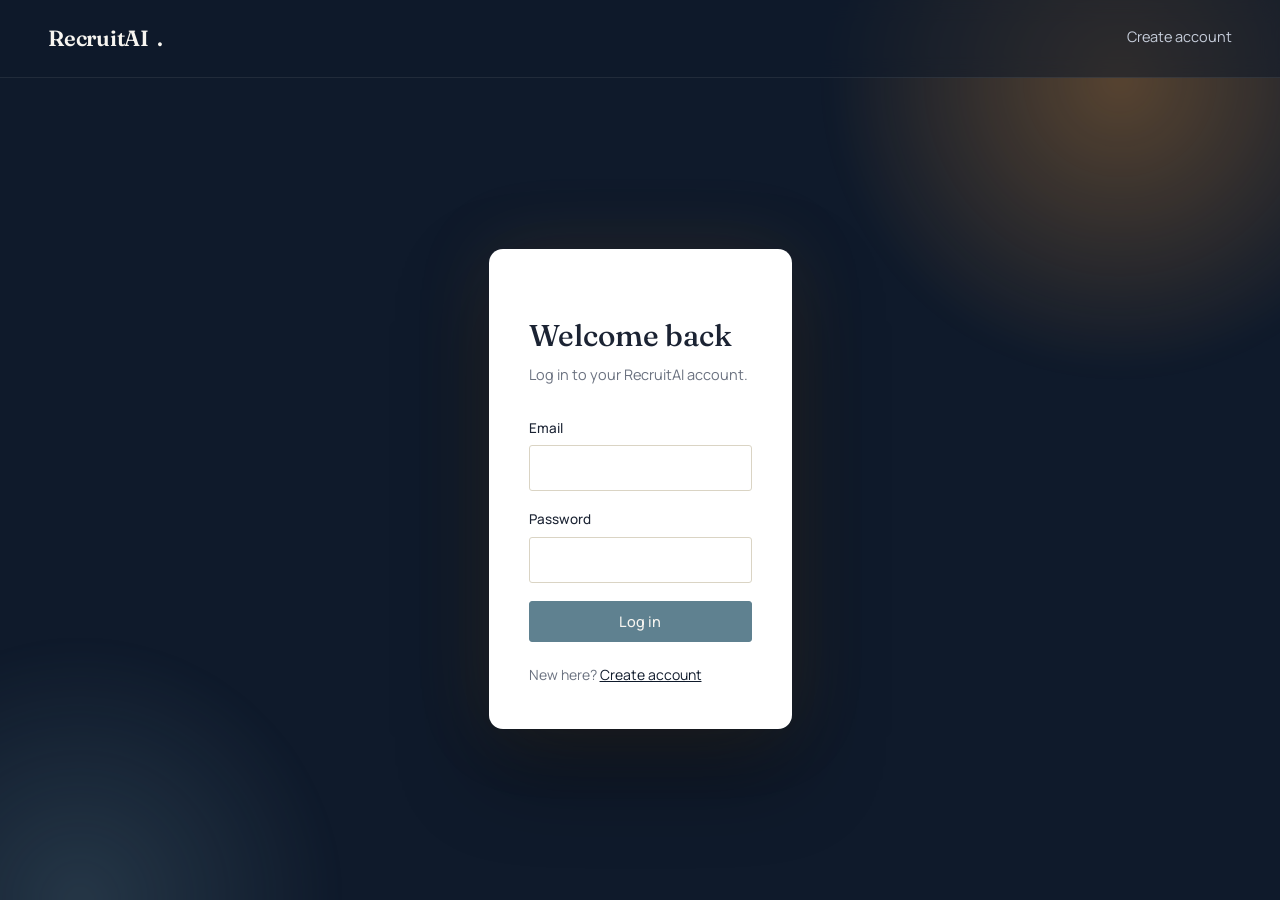
<file: recruitai/frontend/login.html>
<!DOCTYPE html>
<html lang="en">
<head>
<meta charset="UTF-8">
<meta name="viewport" content="width=device-width, initial-scale=1.0">
<title>Log in, RecruitAI</title>
<link rel="icon" href="data:image/svg+xml,%3Csvg xmlns=%27http://www.w3.org/2000/svg%27 viewBox=%270 0 100 100%27%3E%3Crect width=%27100%27 height=%27100%27 rx=%2722%27 fill=%27%230F1A2B%27/%3E%3Ccircle cx=%2750%27 cy=%2742%27 r=%2716%27 fill=%27none%27 stroke=%27%23E0933C%27 stroke-width=%278%27/%3E%3Cpath d=%27M50 58 L50 76%27 stroke=%27%23E0933C%27 stroke-width=%278%27 stroke-linecap=%27round%27/%3E%3C/svg%3E">
<link rel="stylesheet" href="css/style.css">
</head>
<body>

<div class="hero-bg auth-page">
<div class="topbar">
  <a href="index.html" class="brand">RecruitAI<span class="dot">.</span></a>
  <div class="nav-links">
    <a href="register.html" data-i18n="nav.createAccount">Create account</a>
  </div>
</div>

<div class="auth-stage">
  <div class="auth-wrap auth-card">
    <h1 data-i18n="auth.welcomeBack">Welcome back</h1>
    <div class="sub" data-i18n="auth.loginSub">Log in to your RecruitAI account.</div>

    <form id="login-form">
      <div class="field">
        <label data-i18n="auth.email">Email</label>
        <input type="email" id="email" required>
      </div>
      <div class="field">
        <label data-i18n="auth.password">Password</label>
        <input type="password" id="password" required>
      </div>
      <button type="submit" class="btn btn-primary" style="width:100%; justify-content:center;" data-i18n="nav.login">Log in</button>
      <div id="msg" class="form-msg"></div>
    </form>

    <div class="switch-line"><span data-i18n="auth.newHere">New here?</span> <a href="register.html" data-i18n="nav.createAccount">Create an account</a></div>
  </div>
</div>
</div>

<script src="js/i18n.js"></script>
<script src="js/api.js"></script>
<script>
  document.getElementById("login-form").addEventListener("submit", async (e) => {
    e.preventDefault();
    const msg = document.getElementById("msg");
    try {
      const user = await Api.post("/api/login", {
        email: document.getElementById("email").value,
        password: document.getElementById("password").value,
      });
      Session.save(user);
      window.location.href = user.role === "recruiter" ? "dashboard.html" : (user.role === "admin" ? "admin.html" : "candidate.html");
    } catch (err) {
      msg.textContent = err.message;
      msg.className = "form-msg error";
    }
  });
</script>

</body>
</html>
</file>
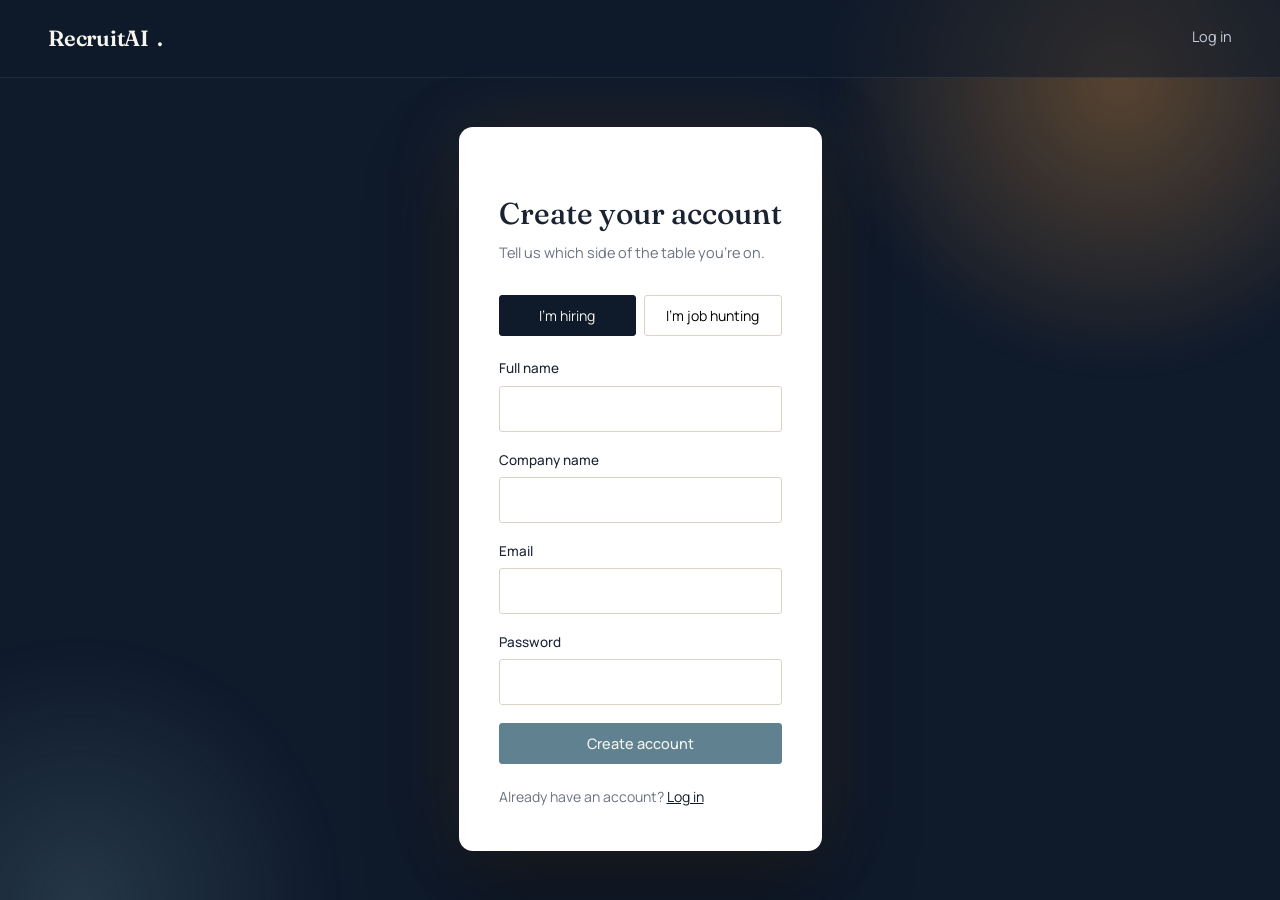
<file: recruitai/frontend/register.html>
<!DOCTYPE html>
<html lang="en">
<head>
<meta charset="UTF-8">
<meta name="viewport" content="width=device-width, initial-scale=1.0">
<title>Create your account, RecruitAI</title>
<link rel="icon" href="data:image/svg+xml,%3Csvg xmlns=%27http://www.w3.org/2000/svg%27 viewBox=%270 0 100 100%27%3E%3Crect width=%27100%27 height=%27100%27 rx=%2722%27 fill=%27%230F1A2B%27/%3E%3Ccircle cx=%2750%27 cy=%2742%27 r=%2716%27 fill=%27none%27 stroke=%27%23E0933C%27 stroke-width=%278%27/%3E%3Cpath d=%27M50 58 L50 76%27 stroke=%27%23E0933C%27 stroke-width=%278%27 stroke-linecap=%27round%27/%3E%3C/svg%3E">
<link rel="stylesheet" href="css/style.css">
</head>
<body>

<div class="hero-bg auth-page">
<div class="topbar">
  <a href="index.html" class="brand">RecruitAI<span class="dot">.</span></a>
  <div class="nav-links">
    <a href="login.html" data-i18n="nav.login">Log in</a>
  </div>
</div>

<div class="auth-stage">
  <div class="auth-wrap auth-card">
  <h1 data-i18n="auth.createTitle">Create your account</h1>
  <div class="sub" data-i18n="auth.createSub">Tell us which side of the table you're on.</div>

  <div class="role-toggle">
    <button type="button" id="role-recruiter" class="active" data-i18n="auth.hiring">I'm hiring</button>
    <button type="button" id="role-candidate" data-i18n="auth.jobHunting">I'm job hunting</button>
  </div>

  <form id="register-form">
    <div class="field">
      <label data-i18n="auth.fullName">Full name</label>
      <input type="text" id="full_name" required>
    </div>
    <div class="field" id="company-field">
      <label data-i18n="auth.companyName">Company name</label>
      <input type="text" id="company_name">
    </div>
    <div class="field">
      <label data-i18n="auth.email">Email</label>
      <input type="email" id="email" required>
    </div>
    <div class="field">
      <label data-i18n="auth.password">Password</label>
      <input type="password" id="password" required minlength="4">
    </div>
    <button type="submit" class="btn btn-primary" style="width:100%; justify-content:center;" data-i18n="nav.createAccount">Create account</button>
    <div id="msg" class="form-msg"></div>
  </form>

  <div class="switch-line"><span data-i18n="auth.alreadyHave">Already have an account?</span> <a href="login.html" data-i18n="nav.login">Log in</a></div>
  </div>
</div>
</div>

<script src="js/i18n.js"></script>
<script src="js/api.js"></script>
<script>
  let role = "recruiter";
  const recruiterBtn = document.getElementById("role-recruiter");
  const candidateBtn = document.getElementById("role-candidate");
  const companyField = document.getElementById("company-field");

  function setRole(r) {
    role = r;
    recruiterBtn.classList.toggle("active", r === "recruiter");
    candidateBtn.classList.toggle("active", r === "candidate");
    companyField.style.display = r === "recruiter" ? "block" : "none";
  }
  recruiterBtn.onclick = () => setRole("recruiter");
  candidateBtn.onclick = () => setRole("candidate");

  const params = new URLSearchParams(window.location.search);
  if (params.get("role") === "candidate") setRole("candidate");

  document.getElementById("register-form").addEventListener("submit", async (e) => {
    e.preventDefault();
    const msg = document.getElementById("msg");
    msg.textContent = "";
    msg.className = "form-msg";
    try {
      const payload = {
        full_name: document.getElementById("full_name").value,
        email: document.getElementById("email").value,
        password: document.getElementById("password").value,
        role: role,
        company_name: document.getElementById("company_name").value,
      };
      const result = await Api.post("/api/register", payload);
      const user = await Api.post("/api/login", { email: payload.email, password: payload.password });
      Session.save(user);
      msg.textContent = "Account created, redirecting…";
      msg.className = "form-msg ok";
      setTimeout(() => {
        window.location.href = role === "recruiter" ? "dashboard.html" : "candidate.html";
      }, 500);
    } catch (err) {
      msg.textContent = err.message;
      msg.className = "form-msg error";
    }
  });
</script>

</body>
</html>
</file>
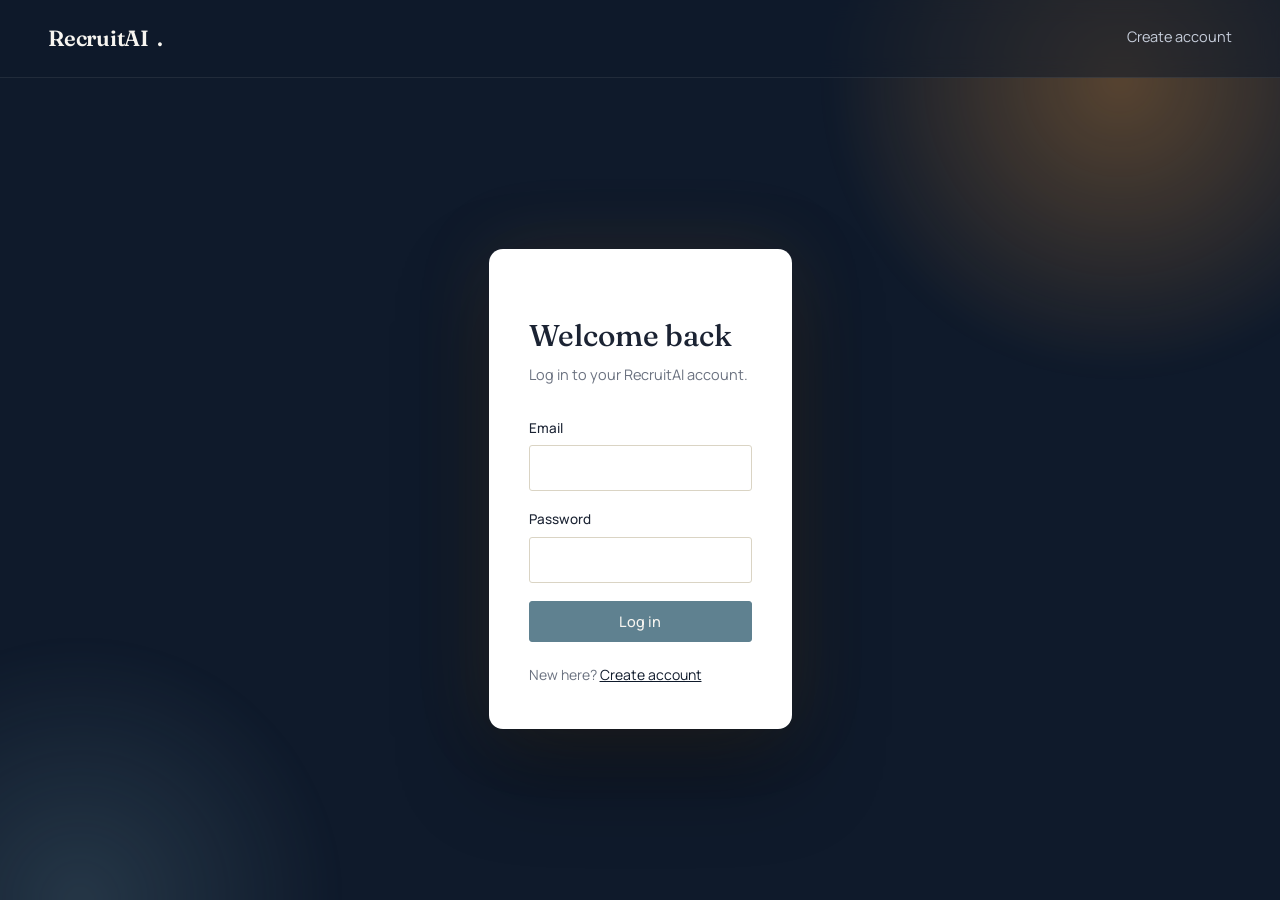
<file: recruitai/frontend/settings.html>
<!DOCTYPE html>
<html lang="en">
<head>
<meta charset="UTF-8">
<meta name="viewport" content="width=device-width, initial-scale=1.0">
<title>Settings, RecruitAI</title>
<link rel="icon" href="data:image/svg+xml,%3Csvg xmlns=%27http://www.w3.org/2000/svg%27 viewBox=%270 0 100 100%27%3E%3Crect width=%27100%27 height=%27100%27 rx=%2722%27 fill=%27%230F1A2B%27/%3E%3Ccircle cx=%2750%27 cy=%2742%27 r=%2716%27 fill=%27none%27 stroke=%27%23E0933C%27 stroke-width=%278%27/%3E%3Cpath d=%27M50 58 L50 76%27 stroke=%27%23E0933C%27 stroke-width=%278%27 stroke-linecap=%27round%27/%3E%3C/svg%3E">
<link rel="stylesheet" href="css/style.css">
</head>
<body>

<div class="app-shell">
  <button class="sidebar-toggle" id="sidebar-toggle" aria-label="Menu" aria-expanded="false">
    <svg class="icon" viewBox="0 0 24 24"><line x1="4" y1="7" x2="20" y2="7"/><line x1="4" y1="12" x2="20" y2="12"/><line x1="4" y1="17" x2="20" y2="17"/></svg>
  </button>
  <div class="sidebar-backdrop" id="sidebar-backdrop"></div>
  <div class="sidebar">
    <div style="display:flex; align-items:center; justify-content:space-between;">
      <a href="index.html" class="brand">RecruitAI<span class="dot">.</span></a>
      <button class="sidebar-close" id="sidebar-close" aria-label="Close menu">
        <svg class="icon" viewBox="0 0 24 24"><line x1="6" y1="6" x2="18" y2="18"/><line x1="18" y1="6" x2="6" y2="18"/></svg>
      </button>
    </div>
    <div class="who" data-i18n="common.signedInAs">Signed in as</div>
    <strong id="who-name">—</strong>
    <a class="side-link" id="back-link">← <span data-i18n="common.back">Back to dashboard</span></a>
    <a class="side-link logout" id="logout" data-i18n="common.logout">Log out</a>
  </div>

  <div class="main">
    <h1 data-i18n="set.title">Settings</h1>
    <div class="sub" data-i18n="set.sub">Your account and how the platform works.</div>

    <div class="panel">
      <h2 data-i18n="set.account">Account</h2>
      <div class="field"><label data-i18n="set.name">Name</label><div id="acct-name" style="font-size:14.5px;"></div></div>
      <div class="field"><label data-i18n="auth.email">Email</label><div id="acct-email" style="font-size:14.5px;"></div></div>
      <div class="field"><label data-i18n="set.role">Role</label><div id="acct-role" style="font-size:14.5px; text-transform:capitalize;"></div></div>
    </div>

    <div class="panel">
      <h2 data-i18n="set.language">Language</h2>
      <div class="sub" style="margin-bottom:16px;" data-i18n="set.languageSub">Choose the interface language. Applies everywhere, including the homepage.</div>
      <div class="lang-toggle">
        <button class="lang-option" data-lang="en">🇬🇧 English</button>
        <button class="lang-option" data-lang="fr">🇫🇷 Français</button>
      </div>
    </div>

    <div class="panel">
      <h2 data-i18n="set.notifications">Notifications</h2>
      <p style="color:var(--muted); font-size:14px; margin-top:-8px;" data-i18n="set.notificationsText">You'll get a notification whenever your application status changes (candidates) or someone applies to your job (recruiters). Check the bell icon on your dashboard.</p>
    </div>
  </div>
</div>

<script src="js/i18n.js"></script>
<script src="js/api.js"></script>
<script src="js/nav.js"></script>
<script>
const user = Session.get();
if (!user) window.location.href = "login.html";
else {
  document.getElementById("who-name").textContent = user.full_name;
  document.getElementById("acct-name").textContent = user.full_name;
  document.getElementById("acct-email").textContent = user.email;
  document.getElementById("acct-role").textContent = user.role;
  const dest = user.role === "recruiter" ? "dashboard.html" : (user.role === "admin" ? "admin.html" : "candidate.html");
  document.getElementById("back-link").href = dest;
}
document.getElementById("logout").onclick = () => { Session.clear(); window.location.href = "index.html"; };

function refreshLangButtons() {
  const current = I18n.get();
  document.querySelectorAll(".lang-option").forEach(btn => {
    btn.classList.toggle("active", btn.dataset.lang === current);
  });
}
document.querySelectorAll(".lang-option").forEach(btn => {
  btn.addEventListener("click", () => {
    I18n.set(btn.dataset.lang);
    refreshLangButtons();
  });
});
refreshLangButtons();
</script>

</body>
</html>
</file>
<file: recruitai/frontend/css/style.css>
/* =========================================================
   RecruitAI — "Signal & Match" design system
   Ink navy base, warm amber signal accent, Fraunces + Inter.
   ========================================================= */

@import url('https://fonts.googleapis.com/css2?family=Fraunces:opsz,wght@9..144,400;9..144,500;9..144,600;9..144,700&family=Manrope:wght@400;500;600;700;800&display=swap');

:root {
  --ink:        #0F1A2B;   /* base dark navy */
  --ink-soft:   #17253B;   /* panels on dark */
  --paper:      #F7F5F0;   /* warm off-white */
  --paper-dim:  #ECE8DE;
  --line:       #DAD4C4;
  --amber:      #E0933C;   /* reserved for AI/score moments only, the "signal" itself */
  --amber-soft: #F4DDBB;
  --steel:      #5F8190;   /* general interactive accent, buttons, active states, hover */
  --steel-soft: #C9DDE3;
  --ink-text:   #1B2333;
  --muted:      #6B7280;
  --good:       #3C7A5D;
  --bad:        #B5502F;
  --card-bg:    #FFFFFF;
  --page-bg:    var(--paper);
  --body-text:  var(--ink-text);

  --serif: 'Fraunces', Georgia, serif;
  --sans: 'Manrope', -apple-system, BlinkMacSystemFont, sans-serif;

  --radius: 3px;
  --ease: cubic-bezier(0.22, 1, 0.36, 1);   /* one signature curve, used everywhere */
}


@keyframes fadeUp {
  from { opacity: 0; transform: translateY(22px); }
  to { opacity: 1; transform: translateY(0); }
}
.reveal {
  opacity: 0;
  transform: translateY(22px);
  transition: opacity 0.7s var(--ease), transform 0.7s var(--ease);
}
.reveal.is-visible {
  opacity: 1;
  transform: translateY(0);
}


* { box-sizing: border-box; }

html, body {
  margin: 0;
  padding: 0;
  background: var(--paper);
  color: var(--ink-text);
  font-family: var(--sans);
  font-size: 16px;
  line-height: 1.5;
  -webkit-font-smoothing: antialiased;
}

a { color: inherit; }

img { max-width: 100%; display: block; }

button, input, textarea, select {
  font-family: inherit;
  font-size: inherit;
}

:focus-visible {
  outline: 2px solid var(--amber);
  outline-offset: 2px;
}

/* ---------- Layout shells ---------- */

.topbar {
  display: flex;
  align-items: center;
  justify-content: space-between;
  padding: 22px 48px;
  border-bottom: 1px solid var(--line);
  position: sticky;
  top: 0;
  z-index: 50;
  background: rgba(247,245,240,0.75);
  backdrop-filter: blur(10px);
  -webkit-backdrop-filter: blur(10px);
}
.hero-bg .topbar { background: rgba(15,26,43,0.55); }

.brand {
  font-family: var(--serif);
  font-weight: 600;
  font-size: 22px;
  letter-spacing: -0.01em;
  color: var(--ink);
  text-decoration: none;
  display: flex;
  align-items: baseline;
  gap: 8px;
  transition: transform 0.2s var(--ease);
}
.brand:hover { transform: scale(1.04); }
.brand .dot {
  color: var(--amber);
  transition: text-shadow 0.2s ease;
}
.brand:hover .dot { text-shadow: 0 0 12px rgba(224,147,60,0.8); }

.nav-links {
  display: flex;
  gap: 32px;
  align-items: center;
  font-size: 14.5px;
}

.nav-links a:not(.btn) {
  position: relative;
  text-decoration: none;
  color: var(--ink-text);
  padding-bottom: 4px;
  transition: color 0.2s ease, text-shadow 0.2s ease;
}
.nav-links a:not(.btn)::after {
  content: "";
  position: absolute;
  left: 0;
  bottom: 0;
  width: 100%;
  height: 2px;
  background: var(--amber);
  border-radius: 2px;
  transform: scaleX(0);
  transform-origin: left;
  transition: transform 0.3s var(--ease);
  box-shadow: 0 0 8px rgba(224,147,60,0.6);
}
.nav-links a:not(.btn):hover {
  color: var(--ink);
  text-shadow: 0 0 14px rgba(224,147,60,0.35);
}
.nav-links a:not(.btn):hover::after { transform: scaleX(1); }
.hero-bg .nav-links a:not(.btn):hover { color: var(--paper); text-shadow: 0 0 14px rgba(224,147,60,0.55); }

.btn {
  display: inline-flex;
  align-items: center;
  gap: 8px;
  border: 1px solid var(--ink);
  background: transparent;
  color: var(--ink);
  padding: 10px 20px;
  border-radius: var(--radius);
  cursor: pointer;
  font-size: 14.5px;
  font-weight: 500;
  text-decoration: none;
  transition: background 0.15s ease, color 0.15s ease, transform 0.15s var(--ease), box-shadow 0.2s ease;
}
.btn:hover { background: var(--ink); color: var(--paper); transform: scale(1.05); box-shadow: 0 8px 24px rgba(15,26,43,0.25); }
.btn:active { transform: scale(0.97); }

.btn-primary {
  background: var(--ink);
  color: var(--paper);
  transition: background 0.15s ease, color 0.15s ease, box-shadow 0.2s ease, transform 0.15s var(--ease);
}
.btn-primary:hover {
  background: var(--steel);
  border-color: var(--steel);
  color: var(--paper);
  box-shadow: 0 0 28px rgba(95,129,144,0.45), 0 10px 24px rgba(0,0,0,0.15);
  transform: scale(1.06);
}
.btn-primary:active { transform: scale(0.96); }

.btn-amber {
  background: var(--amber);
  border-color: var(--amber);
  color: var(--ink);
}
.btn-amber:hover { background: var(--ink); border-color: var(--ink); color: var(--paper); }

.btn-ghost {
  border-color: transparent;
}
.btn-ghost:hover { background: var(--paper-dim); color: var(--ink); }

.btn-small { padding: 7px 14px; font-size: 13px; }

/* ---------- Hero (landing) ---------- */

.hero {
  display: grid;
  grid-template-columns: 1.1fr 0.9fr;
  gap: 40px;
  padding: 70px 48px 90px;
  max-width: 1280px;
  margin: 0 auto;
  align-items: center;
}

.hero-eyebrow {
  font-size: 13.5px;
  color: var(--muted);
  margin-bottom: 18px;
}

.hero h1 {
  font-family: var(--serif);
  font-weight: 500;
  font-size: clamp(38px, 5vw, 60px);
  line-height: 1.05;
  letter-spacing: -0.015em;
  margin: 0 0 26px;
  max-width: 14ch;
}

.hero p.lede {
  font-size: 18px;
  color: var(--ink-text);
  max-width: 46ch;
  margin: 0 0 34px;
}

.hero-actions { display: flex; gap: 14px; margin-bottom: 40px; }

/* ---------- Sections ---------- */

.section {
  max-width: 1280px;
  margin: 0 auto;
  padding: 70px 48px;
}
.section-alt { background: var(--paper-dim); }
.section-head { max-width: 60ch; margin-bottom: 44px; }
.section-head .kicker { font-size: 13.5px; color: var(--muted); margin-bottom: 12px; }
.section-head h2 {
  font-family: var(--serif);
  font-weight: 500;
  font-size: 34px;
  margin: 0;
  letter-spacing: -0.01em;
}

.feature-grid {
  display: grid;
  grid-template-columns: repeat(3, 1fr);
  gap: 1px;
  background: var(--line);
  border: 1px solid var(--line);
}
.feature-card {
  background: var(--paper);
  padding: 32px;
  transition: box-shadow 0.2s ease, transform 0.2s ease;
}
.feature-card:hover {
  box-shadow: 0 0 0 1px var(--steel), 0 12px 30px rgba(95,129,144,0.15);
  transform: translateY(-2px);
}
.feature-card .f-index {
  font-family: var(--serif);
  font-size: 14px;
  color: var(--steel);
  margin-bottom: 16px;
}
.feature-card h3 {
  font-family: var(--serif);
  font-weight: 500;
  font-size: 20px;
  margin: 0 0 10px;
}
.feature-card p { color: var(--muted); font-size: 14.5px; margin: 0; }

footer {
  padding: 36px 48px;
  border-top: 1px solid var(--line);
  display: flex;
  justify-content: space-between;
  color: var(--muted);
  font-size: 13.5px;
}

/* ---------- Auth screens ---------- */

.auth-page { min-height: 100vh; display: flex; flex-direction: column; }
.auth-stage {
  flex: 1;
  display: flex;
  align-items: center;
  justify-content: center;
  padding: 40px 24px;
  position: relative;
  z-index: 2;
}
.auth-wrap.auth-card {
  background: var(--card-bg);
  border-radius: 14px;
  padding: 44px 40px;
  box-shadow: 0 0 80px rgba(224,147,60,0.12), 0 40px 90px rgba(0,0,0,0.4);
  margin: 0;
  max-width: 440px;
}

.auth-wrap {
  max-width: 420px;
  margin: 70px auto;
  padding: 0 24px;
}
.auth-wrap h1 {
  font-family: var(--serif);
  font-weight: 500;
  font-size: 30px;
  margin-bottom: 6px;
}
.auth-wrap .sub { color: var(--muted); margin-bottom: 32px; font-size: 14.5px; }

.field { margin-bottom: 18px; }
.field label {
  display: block;
  font-size: 13.5px;
  font-weight: 500;
  margin-bottom: 7px;
}
.field input, .field textarea, .field select {
  width: 100%;
  padding: 11px 13px;
  border: 1px solid var(--line);
  border-radius: var(--radius);
  background: var(--card-bg);
  color: var(--ink-text);
}
.field textarea { resize: vertical; min-height: 90px; }

.role-toggle {
  display: flex;
  gap: 8px;
  margin-bottom: 22px;
}
.role-toggle button {
  flex: 1;
  padding: 10px;
  border: 1px solid var(--line);
  background: var(--card-bg);
  border-radius: var(--radius);
  cursor: pointer;
  font-size: 14px;
}
.role-toggle button.active {
  border-color: var(--ink);
  background: var(--ink);
  color: var(--paper);
}

.form-msg { font-size: 13.5px; margin-top: 14px; }
.form-msg.error { color: var(--bad); }
.form-msg.ok { color: var(--good); }

.switch-line { margin-top: 22px; font-size: 14px; color: var(--muted); }
.switch-line a { color: var(--ink); text-decoration: underline; cursor: pointer; }

/* ---------- Dashboard shells ---------- */

.app-shell {
  display: grid;
  grid-template-columns: 240px 1fr;
  min-height: 100vh;
}
.sidebar {
  background: var(--ink);
  color: var(--paper);
  padding: 26px 22px;
  display: flex;
  flex-direction: column;
}
.sidebar .brand { color: var(--paper); margin-bottom: 24px; }
.icon-row { display: flex; gap: 8px; margin-bottom: 28px; }
.icon-btn {
  position: relative;
  width: 34px; height: 34px;
  border-radius: 8px;
  border: 1px solid rgba(255,255,255,0.12);
  background: rgba(255,255,255,0.04);
  color: #C7CEDB;
  display: flex; align-items: center; justify-content: center;
  cursor: pointer;
  font-size: 15px;
  transition: background 0.15s ease, transform 0.15s var(--ease);
}
.icon-btn:hover { background: rgba(255,255,255,0.1); transform: scale(1.08); color: var(--paper); }
.icon-badge {
  position: absolute;
  top: -4px; right: -4px;
  background: var(--amber);
  color: var(--ink);
  font-size: 10px;
  font-weight: 700;
  min-width: 16px; height: 16px;
  border-radius: 10px;
  display: flex; align-items: center; justify-content: center;
  padding: 0 3px;
}
.notif-dropdown {
  position: absolute;
  top: 44px; left: 0;
  width: 300px;
  background: var(--card-bg);
  border: 1px solid var(--line);
  border-radius: 10px;
  box-shadow: 0 20px 50px rgba(0,0,0,0.25);
  z-index: 200;
  max-height: 360px;
  overflow-y: auto;
  display: none;
}
.notif-dropdown.open { display: block; }
.notif-item {
  padding: 12px 16px;
  border-bottom: 1px solid var(--line);
  font-size: 13px;
  color: var(--ink-text);
  cursor: pointer;
}
.notif-item:last-child { border-bottom: none; }
.notif-item.unread { background: var(--paper-dim); font-weight: 600; }
.notif-item .notif-time { font-size: 11px; color: var(--muted); margin-top: 4px; font-weight: 400; }
.notif-empty { padding: 24px 16px; text-align: center; color: var(--muted); font-size: 13px; }

.help-modal-backdrop {
  position: fixed; inset: 0;
  background: rgba(15,26,43,0.55);
  display: none;
  align-items: center; justify-content: center;
  z-index: 300;
}
.help-modal-backdrop.open { display: flex; }
.help-modal {
  background: var(--card-bg);
  color: var(--ink-text);
  border-radius: 12px;
  padding: 32px;
  max-width: 480px;
  width: 90%;
  max-height: 80vh;
  overflow-y: auto;
}
.help-modal h2 { font-family: var(--serif); font-weight: 500; font-size: 22px; margin: 0 0 20px; }
.help-modal dt { font-weight: 700; font-size: 14px; margin-top: 16px; }
.help-modal dd { margin: 4px 0 0; font-size: 13.5px; color: var(--muted); line-height: 1.6; }
.help-modal .btn { margin-top: 24px; }

.sidebar .who { font-size: 13px; color: #9AA5B8; margin-bottom: 4px; }
.sidebar .who strong { color: var(--paper); display: block; font-size: 15px; margin-bottom: 24px; }
.side-link {
  display: block;
  position: relative;
  padding: 10px 12px 10px 16px;
  border-radius: var(--radius);
  color: #C7CEDB;
  text-decoration: none;
  font-size: 14.5px;
  margin-bottom: 4px;
  cursor: pointer;
  border-left: 2px solid transparent;
  transition: background 0.2s ease, color 0.2s ease, border-color 0.2s ease, transform 0.15s var(--ease);
}
.side-link:hover { background: rgba(255,255,255,0.06); color: #fff; border-left-color: var(--amber); transform: translateX(2px); }
.side-link.active {
  background: rgba(224,147,60,0.12);
  color: var(--amber);
  font-weight: 600;
  border-left-color: var(--amber);
  box-shadow: inset 0 0 20px rgba(224,147,60,0.08);
}
.sidebar .logout { margin-top: auto; }

.main {
  padding: 40px 48px;
  max-width: 1100px;
}
.main h1 {
  font-family: var(--serif);
  font-weight: 500;
  font-size: 28px;
  margin: 0 0 6px;
}
.main .sub { color: var(--muted); margin-bottom: 32px; }

.panel {
  background: var(--card-bg);
  border: 1px solid var(--line);
  border-radius: var(--radius);
  padding: 26px;
  margin-bottom: 24px;
}
.panel h2 {
  font-family: var(--serif);
  font-weight: 500;
  font-size: 19px;
  margin: 0 0 18px;
}

.grid-2 { display: grid; grid-template-columns: 1fr 1fr; gap: 16px; }

.chip-input {
  display: flex;
  flex-wrap: wrap;
  gap: 6px;
  padding: 8px;
  border: 1px solid var(--line);
  border-radius: var(--radius);
  min-height: 44px;
}
.chip {
  background: var(--paper-dim);
  border-radius: 20px;
  padding: 4px 10px;
  font-size: 13px;
  display: inline-flex;
  align-items: center;
  gap: 6px;
}
.chip button {
  border: none;
  background: none;
  cursor: pointer;
  color: var(--muted);
  font-size: 14px;
  padding: 0;
  line-height: 1;
}
.chip-input input {
  border: none;
  outline: none;
  flex: 1;
  min-width: 120px;
  padding: 4px;
}

.lang-field-row {
  display: flex;
  gap: 8px;
  margin-bottom: 12px;
}
.lang-name-input {
  flex: 1;
  min-width: 0;
  padding: 11px 13px;
  border: 1px solid var(--line);
  border-radius: var(--radius);
  background: #FFFFFF;
  color: #1B2333;
  font-size: 14px;
  font-family: var(--sans);
}
.lang-name-input:focus { border-color: var(--steel); outline: none; }
.lang-level-select {
  padding: 11px 13px;
  border: 1px solid var(--line);
  border-radius: var(--radius);
  background: #FFFFFF;
  color: #1B2333;
  font-size: 14px;
  font-family: var(--sans);
  flex-shrink: 0;
}
.lang-chip-list {
  display: flex;
  flex-wrap: wrap;
  gap: 8px;
}
.lang-chip-list:empty::after {
  content: "No languages added yet.";
  color: var(--muted);
  font-size: 13px;
}
.lang-chip {
  display: inline-flex;
  align-items: center;
  gap: 8px;
  background: var(--steel-soft);
  color: #274752;
  border-radius: 20px;
  padding: 6px 8px 6px 14px;
  font-size: 13px;
  font-weight: 500;
}
.lang-chip .lang-level-tag {
  background: rgba(255,255,255,0.6);
  border-radius: 12px;
  padding: 2px 8px;
  font-size: 11px;
  font-weight: 600;
  text-transform: uppercase;
  letter-spacing: 0.02em;
}
.lang-chip button {
  border: none;
  background: none;
  cursor: pointer;
  color: #274752;
  font-size: 15px;
  line-height: 1;
  padding: 0 2px;
}
.lang-chip button:hover { color: var(--bad); }

.job-card {
  border: 1px solid var(--line);
  border-radius: var(--radius);
  padding: 20px;
  margin-bottom: 14px;
  display: flex;
  justify-content: space-between;
  gap: 20px;
  transition: box-shadow 0.2s ease, transform 0.2s ease, border-color 0.2s ease;
}
.job-card:hover {
  border-color: var(--steel);
  box-shadow: 0 10px 28px rgba(95,129,144,0.14);
  transform: translateY(-2px);
}
.job-card h3 { font-family: var(--serif); font-weight: 500; font-size: 17px; margin: 0 0 6px; }
.job-card .meta { color: var(--muted); font-size: 13.5px; margin-bottom: 10px; }
.job-card .skills { display: flex; gap: 6px; flex-wrap: wrap; }
.tag {
  font-size: 12px;
  padding: 3px 9px;
  border-radius: 20px;
  background: var(--paper-dim);
  color: var(--ink-text);
}
.tag.required { background: var(--amber-soft); color: #7A4A17; }

.candidate-row {
  display: grid;
  grid-template-columns: 44px 1fr 100px 140px;
  align-items: center;
  gap: 16px;
  padding: 16px 0;
  border-bottom: 1px solid var(--line);
}
.candidate-row:last-child { border-bottom: none; }
.avatar {
  width: 40px; height: 40px;
  border-radius: 50%;
  background: var(--ink);
  color: var(--paper);
  display: flex; align-items: center; justify-content: center;
  font-family: var(--serif);
  font-size: 15px;
}
.cand-name { font-weight: 600; font-size: 14.5px; }
.cand-meta { font-size: 13px; color: var(--muted); margin-top: 2px; }
.cand-summary { font-size: 13px; color: var(--muted); margin-top: 4px; max-width: 46ch; }

.job-search-bar {
  display: flex;
  gap: 10px;
  align-items: center;
  margin-bottom: 24px;
  flex-wrap: wrap;
}
.job-search-bar input {
  flex: 1;
  min-width: 200px;
  padding: 11px 14px;
  border: 1px solid var(--line);
  border-radius: var(--radius);
  background: var(--card-bg);
}
.filter-chip {
  padding: 9px 16px;
  border-radius: 20px;
  border: 1px solid var(--line);
  background: var(--card-bg);
  color: var(--muted);
  font-size: 13.5px;
  cursor: pointer;
  white-space: nowrap;
}
.filter-chip:hover { border-color: var(--ink); color: var(--ink); }
.filter-chip.active { background: var(--ink); border-color: var(--ink); color: var(--paper); box-shadow: 0 4px 14px rgba(15,26,43,0.25); }

.score-breakdown {
  display: flex;
  gap: 14px;
  margin-top: 10px;
  flex-wrap: wrap;
}
.mini-bar { display: flex; align-items: center; gap: 6px; font-size: 11.5px; color: var(--muted); }
.mini-bar-track {
  width: 60px;
  height: 5px;
  border-radius: 4px;
  background: var(--paper-dim);
  overflow: hidden;
}
.mini-bar-track > div { height: 100%; background: var(--ink); }

.pipeline-row { display: flex; gap: 6px; margin-top: 12px; flex-wrap: wrap; }
.stage-btn {
  font-size: 11.5px;
  text-transform: capitalize;
  padding: 4px 10px;
  border-radius: 20px;
  border: 1px solid var(--line);
  background: var(--card-bg);
  color: var(--muted);
  cursor: pointer;
}
.stage-btn:hover { border-color: var(--ink); color: var(--ink); }
.stage-btn.active { background: var(--steel); border-color: var(--steel); color: var(--paper); font-weight: 600; box-shadow: 0 0 14px rgba(95,129,144,0.4); }
.stage-btn.active[data-status="hired"] { background: var(--good); border-color: var(--good); box-shadow: 0 0 14px rgba(60,122,93,0.4); }
.stage-btn.active[data-status="rejected"] { background: var(--bad); border-color: var(--bad); box-shadow: 0 0 14px rgba(181,80,47,0.4); }

.lang-toggle { display: flex; gap: 12px; }
.lang-option {
  flex: 1;
  padding: 16px;
  border: 1px solid var(--line);
  border-radius: var(--radius);
  background: var(--card-bg);
  color: var(--muted);
  font-size: 14.5px;
  font-family: var(--sans);
  cursor: pointer;
  transition: border-color 0.2s ease, transform 0.15s var(--ease), box-shadow 0.2s ease;
}
.lang-option:hover { transform: translateY(-2px); }
.lang-option.active {
  border-color: var(--amber);
  color: var(--ink-text);
  font-weight: 600;
  box-shadow: 0 0 0 1px var(--amber), 0 0 20px rgba(224,147,60,0.18);
}

.empty-state {
  text-align: center;
  padding: 50px 20px;
  color: var(--muted);
}
.empty-state h3 { font-family: var(--serif); color: var(--ink-text); font-weight: 500; margin-bottom: 8px; }

.status-pill {
  font-size: 12px;
  padding: 3px 10px;
  border-radius: 20px;
  background: var(--paper-dim);
  text-transform: capitalize;
}

/* ---------- Hero (landing), with glow background ---------- */

.hero-bg {
  position: relative;
  overflow: hidden;
  background: var(--ink);
}
.hero-bg::before {
  content: "";
  position: absolute;
  top: -240px;
  right: -160px;
  width: 640px;
  height: 640px;
  background: radial-gradient(circle, rgba(224,147,60,0.35), transparent 65%);
  filter: blur(10px);
  pointer-events: none;
}
.hero-bg::after {
  content: "";
  position: absolute;
  bottom: -280px;
  left: -200px;
  width: 560px;
  height: 560px;
  background: radial-gradient(circle, rgba(95,129,144,0.28), transparent 65%);
  filter: blur(10px);
  pointer-events: none;
}
.hero-bg .topbar { border-bottom: 1px solid rgba(255,255,255,0.08); z-index: 51; }
.hero-bg .brand, .hero-bg .brand .dot { color: var(--paper); }
.hero-bg .nav-links a { color: #C7CEDB; }
.hero-bg .btn { border-color: rgba(255,255,255,0.35); color: var(--paper); }
.hero-bg .btn:hover { background: var(--amber); border-color: var(--amber); color: var(--ink); }
.hero-bg .btn-primary { background: var(--steel); border-color: var(--steel); color: var(--paper); }
.hero-bg .btn-primary:hover { background: var(--paper); border-color: var(--paper); color: var(--ink); transform: scale(1.06); box-shadow: 0 0 28px rgba(255,255,255,0.25); }

.hero {
  position: relative;
  z-index: 2;
  color: var(--paper);
}
.hero .hero-eyebrow { color: #A8B3C4; letter-spacing: 0.06em; text-transform: uppercase; font-size: 12.5px; }
.hero h1 { color: var(--paper); }
.hero p.lede { color: #C7CEDB; }

/* ---------- Funnel + stats (landing page) ---------- */

.funnel {
  display: flex;
  align-items: center;
  justify-content: center;
  gap: 18px;
  flex-wrap: wrap;
}
.funnel-step {
  background: var(--card-bg);
  border: 1px solid var(--line);
  border-radius: var(--radius);
  padding: 22px 26px;
  text-align: center;
  min-width: 130px;
}
.funnel-step-amber { background: var(--ink); border-color: var(--ink); }
.funnel-step-amber .funnel-num { color: var(--amber); font-size: 18px; }
.funnel-step-final { border-color: var(--amber); border-width: 2px; }
.funnel-num {
  font-family: var(--serif);
  font-size: 30px;
  color: var(--ink);
}
.funnel-label { font-size: 13px; color: var(--muted); margin-top: 4px; }
.funnel-arrow { font-size: 22px; color: var(--muted); }

.stats-row {
  display: flex;
  justify-content: center;
  gap: 60px;
  flex-wrap: wrap;
}

/* ---------- Centered hero + product mockup ---------- */

.hero-centered {
  display: block;
  text-align: center;
  max-width: 780px;
  margin: 0 auto;
  padding-top: 60px;
  padding-bottom: 90px;
}
.hero-centered h1 { max-width: none; margin: 0 auto 24px; }
.hero-centered p.lede { max-width: 58ch; margin: 0 auto 34px; text-align: center; }

.mockup-window {
  margin: 56px auto 0;
  max-width: 640px;
  border-radius: 12px;
  overflow: hidden;
  background: var(--ink-soft);
  border: 1px solid rgba(255,255,255,0.08);
  box-shadow: 0 0 80px rgba(95,129,144,0.25), 0 40px 80px rgba(0,0,0,0.45);
  text-align: left;
  transition: transform 0.4s var(--ease);
}
.mockup-window:hover { transform: translateY(-4px); }
.mockup-topbar {
  display: flex;
  align-items: center;
  gap: 8px;
  padding: 12px 16px;
  background: rgba(255,255,255,0.04);
  border-bottom: 1px solid rgba(255,255,255,0.06);
}
.mockup-dot { width: 9px; height: 9px; border-radius: 50%; background: rgba(255,255,255,0.18); }
.mockup-url { margin-left: 10px; font-size: 12px; color: #7C8698; }
.mockup-body { padding: 22px 24px; }
.mockup-title { color: #C7CEDB; font-size: 13px; margin-bottom: 16px; }
.mockup-row { display: flex; align-items: center; gap: 14px; padding: 10px 0; border-bottom: 1px solid rgba(255,255,255,0.06); }
.mockup-row:last-child { border-bottom: none; }
.mockup-avatar {
  width: 34px; height: 34px; border-radius: 50%;
  background: rgba(255,255,255,0.08); color: var(--paper);
  display: flex; align-items: center; justify-content: center;
  font-family: var(--serif); font-size: 12.5px; flex-shrink: 0;
}
.mockup-info { flex: 1; }
.mockup-name { color: var(--paper); font-size: 13.5px; margin-bottom: 6px; }
.mockup-track { height: 4px; border-radius: 4px; background: rgba(255,255,255,0.08); overflow: hidden; }
.mockup-track > div { height: 100%; border-radius: 4px; }
.mockup-score { font-family: var(--serif); font-size: 20px; width: 34px; text-align: right; }
.mockup-score.high { color: var(--amber); }
.mockup-score.mid { color: var(--steel-soft); }
.mockup-score.low { color: #8D97AA; }

/* ---------- AI callout (matching engine explainer) ---------- */

.ai-callout {
  display: grid;
  grid-template-columns: 1.1fr 0.9fr;
  gap: 48px;
  align-items: center;
}
.ai-callout-visual {
  background: var(--ink);
  border-radius: 12px;
  padding: 26px;
  color: var(--paper);
}
.mini-panel-label { font-size: 12px; color: #8D97AA; margin-bottom: 14px; }
.mini-bar-row { display: flex; align-items: center; gap: 10px; margin-bottom: 12px; font-size: 12.5px; color: #C7CEDB; }
.mini-bar-row span { width: 68px; flex-shrink: 0; }
.mini-bar-row .mini-bar-track { flex: 1; height: 6px; }
.mini-bar-row .mini-bar-track > div { height: 100%; background: var(--amber); border-radius: 4px; }
.mini-bar-row b { width: 24px; text-align: right; font-family: var(--serif); color: var(--amber); }
.mini-panel-note { font-size: 12.5px; color: #9AA5B8; line-height: 1.6; margin-top: 16px; padding-top: 16px; border-top: 1px solid rgba(255,255,255,0.08); }

.check-list { list-style: none; padding: 0; margin: 0; }
.check-list li {
  position: relative;
  padding-left: 26px;
  margin-bottom: 12px;
  font-size: 14.5px;
  color: var(--ink-text);
}
.check-list li::before {
  content: "✓";
  position: absolute;
  left: 0;
  color: var(--steel);
  font-weight: 700;
}

/* ---------- Checklist columns (recruiter vs candidate) ---------- */

/* ---------- Flow diagram (how scoring works) ---------- */

.flow-diagram {
  display: flex;
  align-items: center;
  gap: 0;
  max-width: 1100px;
  margin: 0 auto;
  flex-wrap: wrap;
  justify-content: center;
}
.flow-step {
  background: var(--card-bg);
  border: 1px solid var(--line);
  border-radius: 12px;
  padding: 24px 20px;
  width: 220px;
  text-align: center;
  transition: transform 0.3s var(--ease), box-shadow 0.3s var(--ease);
}
.flow-step:hover { transform: translateY(-4px); box-shadow: 0 14px 30px rgba(15,26,43,0.1); }
.flow-step-amber { border-color: var(--amber); box-shadow: 0 0 30px rgba(224,147,60,0.15); }
.flow-num {
  width: 32px; height: 32px;
  border-radius: 50%;
  background: var(--ink);
  color: var(--paper);
  font-family: var(--serif);
  display: flex; align-items: center; justify-content: center;
  margin: 0 auto 14px;
}
.flow-step-amber .flow-num { background: var(--amber); color: var(--ink); }
.flow-step h3 { font-family: var(--serif); font-weight: 500; font-size: 16px; margin: 0 0 8px; }
.flow-step p { font-size: 13px; color: var(--muted); margin: 0; line-height: 1.5; }
.flow-connector {
  width: 32px;
  height: 2px;
  background: var(--line);
  flex-shrink: 0;
}
@media (max-width: 900px) {
  .flow-connector { width: 2px; height: 24px; }
}

.checklist-columns {
  display: grid;
  grid-template-columns: 1fr 1fr;
  gap: 24px;
  max-width: 900px;
  margin: 0 auto;
}
.checklist-col {
  background: var(--card-bg);
  border: 1px solid var(--line);
  border-radius: var(--radius);
  padding: 30px;
}
.checklist-col h3 { font-family: var(--serif); font-weight: 500; font-size: 19px; margin: 0 0 18px; }

/* ---------- Testimonials ---------- */

.testimonial-grid {
  display: grid;
  grid-template-columns: repeat(3, 1fr);
  gap: 20px;
}
.testimonial-card {
  background: var(--card-bg);
  border: 1px solid var(--line);
  border-radius: var(--radius);
  padding: 24px;
  transition: transform 0.3s var(--ease), box-shadow 0.3s var(--ease);
}
.testimonial-card:hover { transform: translateY(-3px); box-shadow: 0 12px 28px rgba(15,26,43,0.08); }
.testimonial-head { display: flex; align-items: center; gap: 12px; margin-bottom: 14px; }
.testimonial-card p { font-size: 14px; color: var(--ink-text); line-height: 1.6; margin: 0; }

@media (max-width: 860px) {
  .ai-callout, .checklist-columns, .testimonial-grid { grid-template-columns: 1fr; }
  .hero { grid-template-columns: 1fr; }
  .feature-grid { grid-template-columns: 1fr; }
  .app-shell { grid-template-columns: 1fr; }
  .topbar, .section, .main { padding-left: 22px; padding-right: 22px; }
}

/* =========================================================
   Icon set (inline SVG, replaces emoji glyphs)
   ========================================================= */

.icon {
  width: 17px;
  height: 17px;
  stroke: currentColor;
  fill: none;
  stroke-width: 1.8;
  stroke-linecap: round;
  stroke-linejoin: round;
  display: block;
  flex-shrink: 0;
}
.icon-btn { position: relative; }
.icon-btn .icon { width: 16px; height: 16px; }

/* =========================================================
   Mobile topbar navigation (hamburger + dropdown)
   ========================================================= */

.nav-toggle {
  display: none;
  align-items: center;
  justify-content: center;
  width: 38px;
  height: 38px;
  border-radius: 8px;
  border: 1px solid var(--line);
  background: transparent;
  color: var(--ink);
  cursor: pointer;
  padding: 0;
  flex-shrink: 0;
}
.hero-bg .nav-toggle { color: var(--paper); border-color: rgba(255,255,255,0.25); }
.nav-toggle .icon { width: 20px; height: 20px; }
.nav-toggle .icon-close { display: none; }
.nav-toggle.is-open .icon-menu { display: none; }
.nav-toggle.is-open .icon-close { display: block; }

@media (max-width: 860px) {
  .nav-toggle { display: flex; }
  .nav-links {
    position: fixed;
    top: 65px;
    left: 0;
    right: 0;
    flex-direction: column;
    align-items: stretch;
    gap: 0;
    background: var(--paper);
    border-bottom: 1px solid var(--line);
    padding: 8px 22px 18px;
    max-height: 0;
    overflow: hidden;
    opacity: 0;
    transition: max-height 0.35s var(--ease), opacity 0.25s ease;
    z-index: 60;
  }
  .hero-bg .nav-links { background: var(--ink); border-bottom-color: rgba(255,255,255,0.08); }
  .nav-links.open { max-height: 420px; opacity: 1; }
  .nav-links a { padding: 13px 2px; border-bottom: 1px solid var(--line); width: 100%; }
  .hero-bg .nav-links a { border-bottom-color: rgba(255,255,255,0.08); }
  .nav-links a:last-child { border-bottom: none; }
  .nav-links a.btn { margin-top: 12px; justify-content: center; }
  .nav-links a:not(.btn)::after { display: none; }
}

/* =========================================================
   Sidebar mobile drawer (dashboard / candidate / admin / settings)
   ========================================================= */

.sidebar-toggle {
  display: none;
  align-items: center;
  justify-content: center;
  width: 38px;
  height: 38px;
  border-radius: 8px;
  border: 1px solid var(--line);
  background: var(--card-bg);
  color: var(--ink);
  cursor: pointer;
  box-shadow: 0 4px 14px rgba(15,26,43,0.1);
}
.sidebar-toggle .icon { width: 19px; height: 19px; }
.sidebar-toggle.is-hidden { opacity: 0; pointer-events: none; }
.sidebar-close {
  display: none;
  align-items: center;
  justify-content: center;
  width: 30px; height: 30px;
  border-radius: 8px;
  border: 1px solid rgba(255,255,255,0.15);
  background: rgba(255,255,255,0.04);
  color: var(--paper);
  cursor: pointer;
  flex-shrink: 0;
}
.sidebar-close .icon { width: 15px; height: 15px; }
@media (max-width: 860px) {
  .sidebar-close { display: flex; }
}
.sidebar-backdrop {
  display: none;
  position: fixed;
  inset: 0;
  background: rgba(15,26,43,0.5);
  z-index: 89;
  opacity: 0;
  transition: opacity 0.25s ease;
}
.sidebar-backdrop.open { display: block; opacity: 1; }

@media (max-width: 860px) {
  .app-shell { display: block; }
  .sidebar-toggle { display: flex; position: fixed; top: 16px; left: 18px; z-index: 95; }
  .sidebar {
    position: fixed;
    top: 0; left: 0; bottom: 0;
    width: 260px;
    z-index: 90;
    transform: translateX(-100%);
    transition: transform 0.3s var(--ease);
    overflow-y: auto;
  }
  .sidebar.open { transform: translateX(0); box-shadow: 20px 0 60px rgba(0,0,0,0.35); }
  .main { padding-top: 76px; }
}

/* =========================================================
   Skeleton loading shimmer
   ========================================================= */

@keyframes shimmer {
  0% { background-position: -400px 0; }
  100% { background-position: 400px 0; }
}
.skeleton-row {
  border: 1px solid var(--line);
  border-radius: var(--radius);
  padding: 20px;
  margin-bottom: 14px;
}
.skeleton {
  border-radius: 6px;
  background: linear-gradient(90deg, var(--paper-dim) 25%, #F6F3EA 37%, var(--paper-dim) 63%);
  background-size: 800px 100%;
  animation: shimmer 1.6s linear infinite;
}
.skeleton-line { height: 12px; margin-bottom: 10px; }
.skeleton-line.w-40 { width: 40%; }
.skeleton-line.w-60 { width: 60%; }
.skeleton-line.w-80 { width: 80%; }
.skeleton-avatar { width: 40px; height: 40px; border-radius: 50%; flex-shrink: 0; }
.skeleton-flex { display: flex; gap: 14px; align-items: center; }
.skeleton-flex .skeleton-body { flex: 1; }

/* =========================================================
   Score ring (radial SVG match-score visual)
   ========================================================= */

.score-ring { position: relative; width: 56px; height: 56px; flex-shrink: 0; }
.score-ring svg { width: 100%; height: 100%; transform: rotate(-90deg); }
.score-ring circle {
  fill: none;
  stroke-width: 5;
  stroke-linecap: round;
}
.score-ring .ring-track { stroke: var(--paper-dim); }
.score-ring .ring-value { stroke: var(--amber); transition: stroke-dashoffset 0.8s var(--ease); }
.score-ring.high .ring-value { stroke: var(--good); }
.score-ring.mid .ring-value { stroke: var(--amber); }
.score-ring.low .ring-value { stroke: var(--bad); }
.score-ring .ring-num {
  position: absolute;
  inset: 0;
  display: flex;
  align-items: center;
  justify-content: center;
  font-family: var(--serif);
  font-size: 15px;
  color: var(--ink-text);
}

/* =========================================================
   Ambient glow on inner app pages + animated hero blobs
   ========================================================= */

.main { position: relative; }
.app-shell { position: relative; }
.app-shell::before {
  content: "";
  position: fixed;
  top: -180px;
  right: -160px;
  width: 520px;
  height: 520px;
  background: radial-gradient(circle, rgba(224,147,60,0.10), transparent 65%);
  pointer-events: none;
  z-index: 0;
}
.main > * { position: relative; z-index: 1; }

@keyframes driftOne {
  0%, 100% { transform: translate(0, 0) scale(1); }
  50% { transform: translate(-30px, 40px) scale(1.08); }
}
@keyframes driftTwo {
  0%, 100% { transform: translate(0, 0) scale(1); }
  50% { transform: translate(40px, -30px) scale(1.05); }
}
.hero-bg::before { animation: driftOne 16s ease-in-out infinite; }
.hero-bg::after { animation: driftTwo 19s ease-in-out infinite; }
@media (prefers-reduced-motion: reduce) {
  .hero-bg::before, .hero-bg::after { animation: none; }
}

/* =========================================================
   Scrollbar + misc polish
   ========================================================= */

::-webkit-scrollbar { width: 10px; height: 10px; }
::-webkit-scrollbar-track { background: var(--paper); }
::-webkit-scrollbar-thumb { background: var(--line); border-radius: 6px; }
::-webkit-scrollbar-thumb:hover { background: var(--steel); }

.field input:focus, .field textarea:focus, .field select:focus,
.job-search-bar input:focus, .lang-name-input:focus {
  border-color: var(--steel);
  outline: none;
  box-shadow: 0 0 0 3px rgba(95,129,144,0.18);
}

.auth-wrap.auth-card { position: relative; z-index: 2; }

.admin-stat-card {
  background: var(--card-bg);
  border: 1px solid var(--line);
  border-radius: 12px;
  padding: 22px 26px;
  min-width: 170px;
  flex: 1;
  transition: transform 0.25s var(--ease), box-shadow 0.25s var(--ease);
}
.admin-stat-card:hover { transform: translateY(-3px); box-shadow: 0 14px 30px rgba(15,26,43,0.1); }
.admin-stat-card .icon { width: 20px; height: 20px; color: var(--steel); margin-bottom: 14px; }
.admin-stat-card .stat-num { font-family: var(--serif); font-size: 32px; color: var(--ink); line-height: 1; }
.admin-stat-card .stat-label { font-size: 13px; color: var(--muted); margin-top: 6px; }

/* pipeline diagram used on about.html */
.pipeline-diagram {
  display: flex;
  align-items: stretch;
  gap: 0;
  max-width: 1000px;
  margin: 0 auto;
  flex-wrap: wrap;
  justify-content: center;
}
.pipeline-node {
  background: var(--card-bg);
  border: 1px solid var(--line);
  border-radius: 12px;
  padding: 22px 20px;
  width: 260px;
  transition: transform 0.3s var(--ease), box-shadow 0.3s var(--ease);
}
.pipeline-node:hover { transform: translateY(-4px); box-shadow: 0 14px 30px rgba(15,26,43,0.1); }
.pipeline-node .icon { width: 22px; height: 22px; color: var(--steel); margin-bottom: 14px; }
.pipeline-node h3 { font-family: var(--serif); font-weight: 500; font-size: 16px; margin: 0 0 8px; }
.pipeline-node p { font-size: 13px; color: var(--muted); margin: 0; line-height: 1.55; }
.pipeline-connector { width: 32px; height: 2px; background: var(--line); flex-shrink: 0; align-self: center; }
@media (max-width: 900px) {
  .pipeline-connector { width: 2px; height: 24px; }
}
</file>
